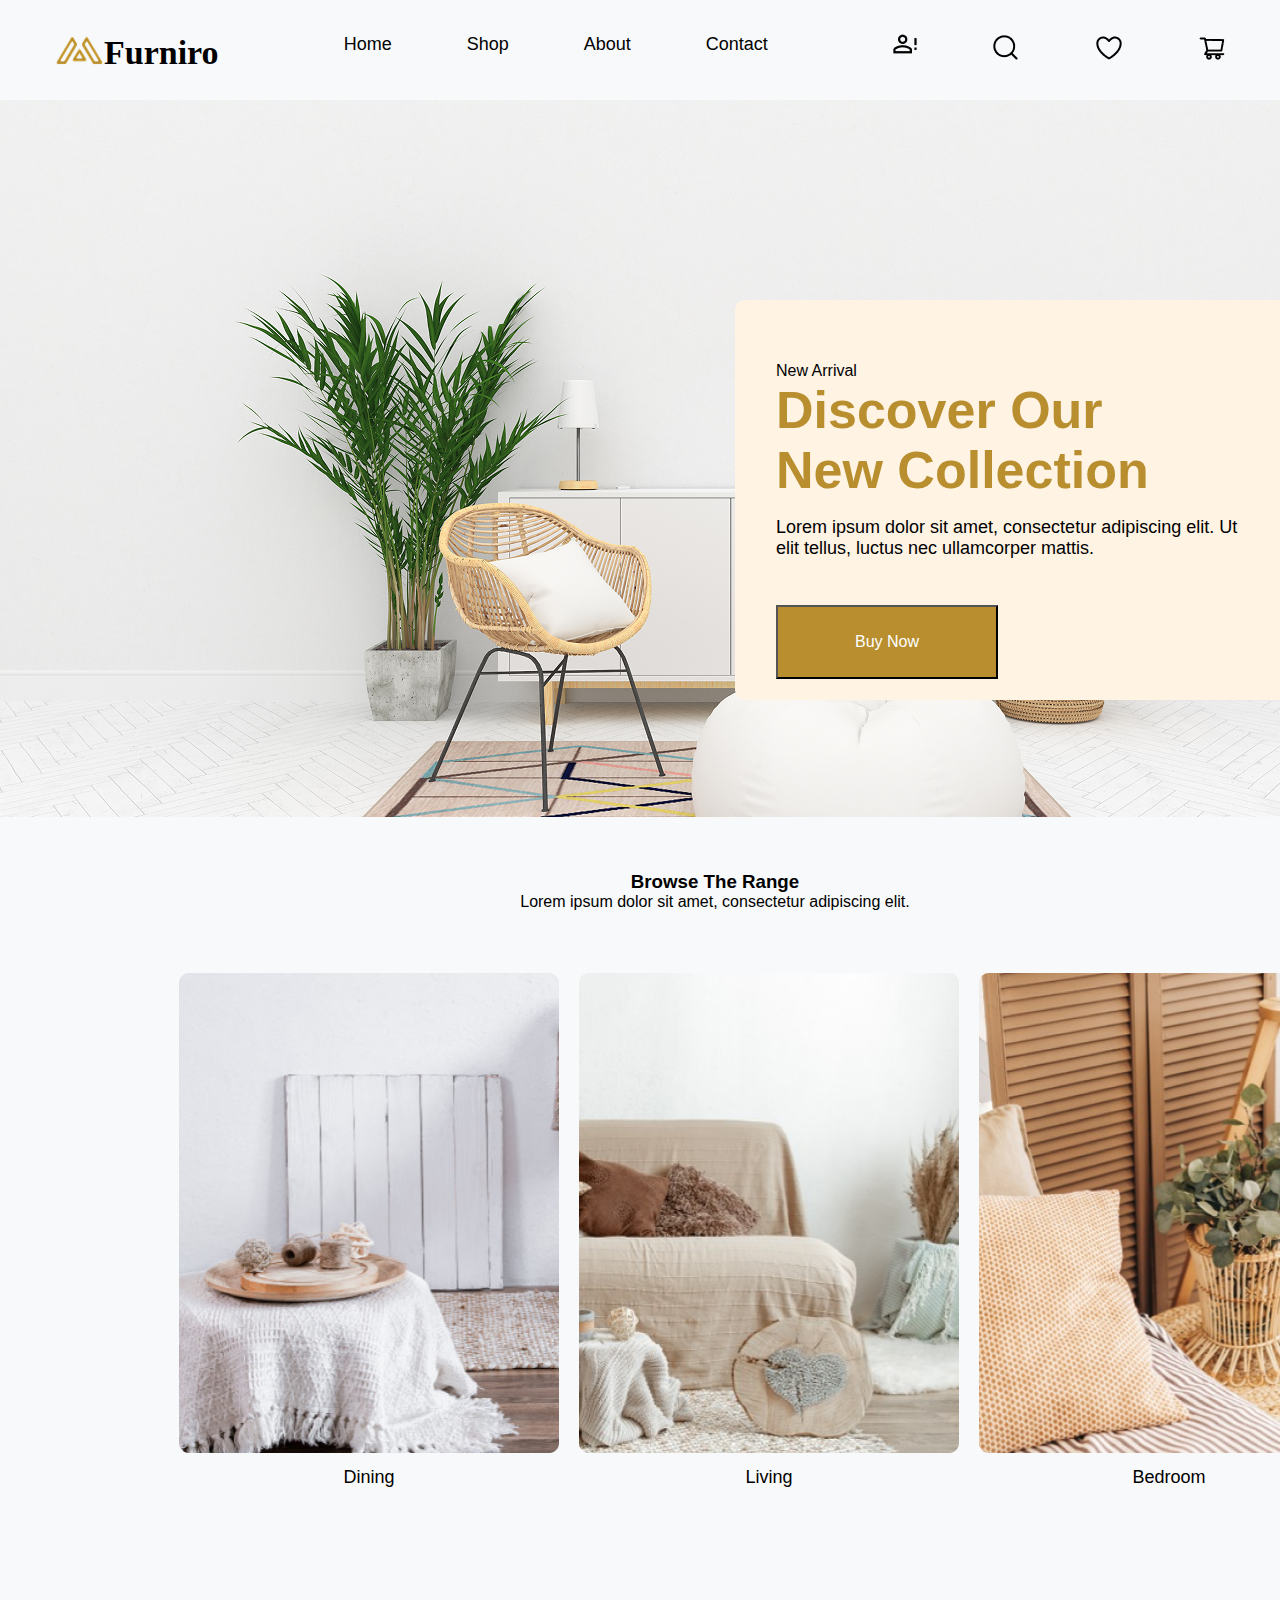
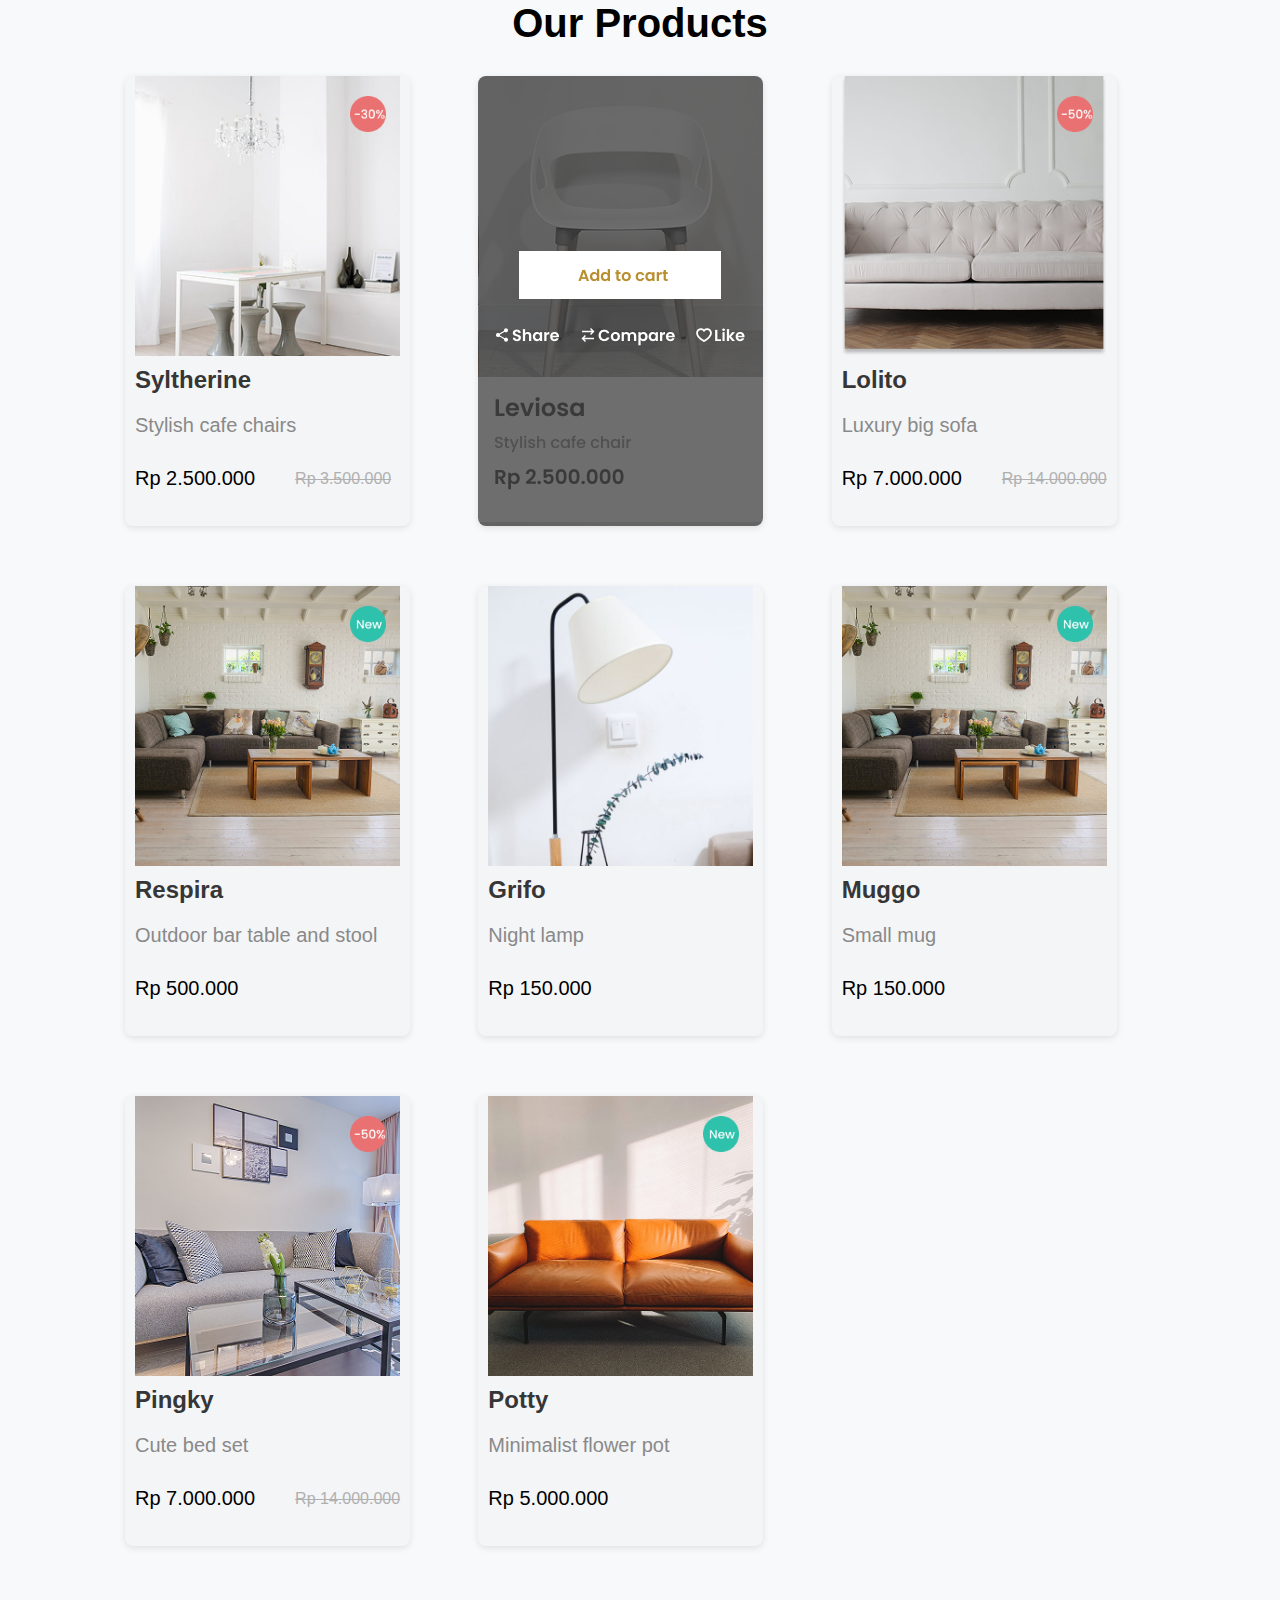
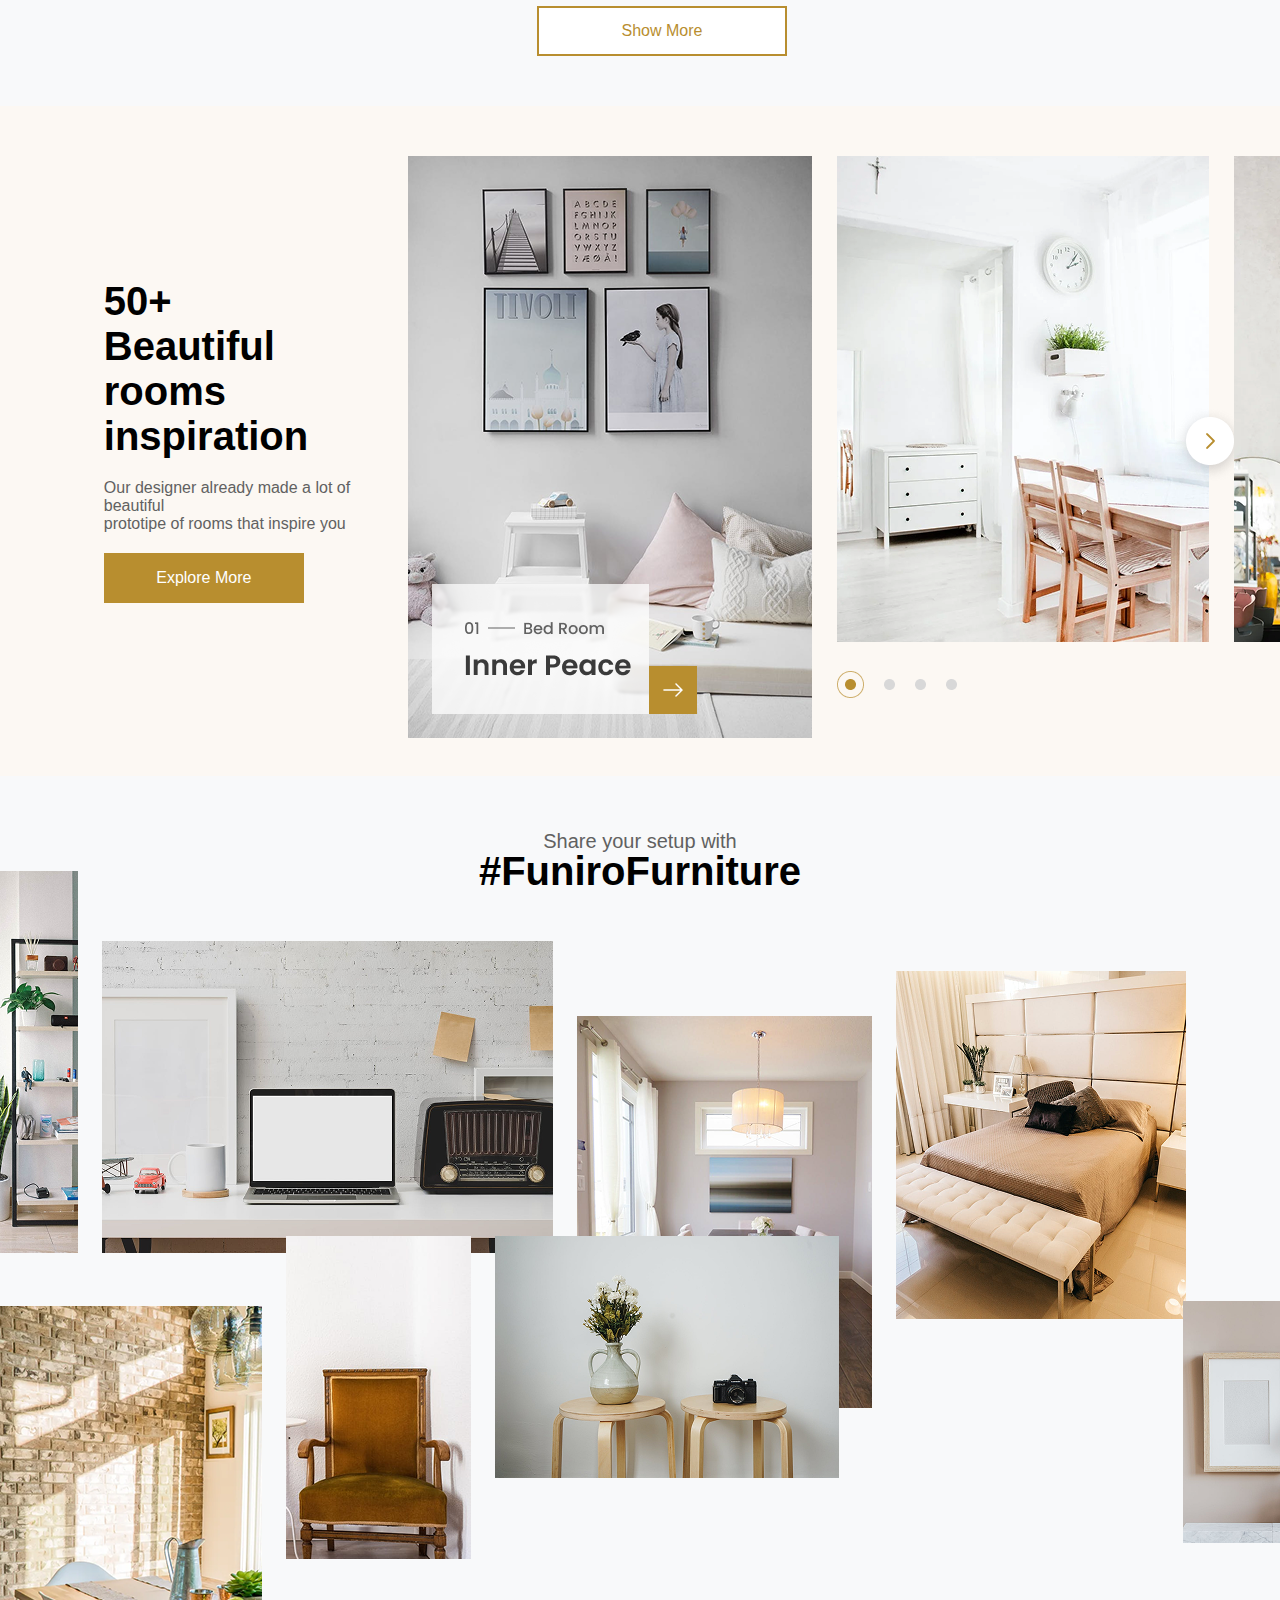
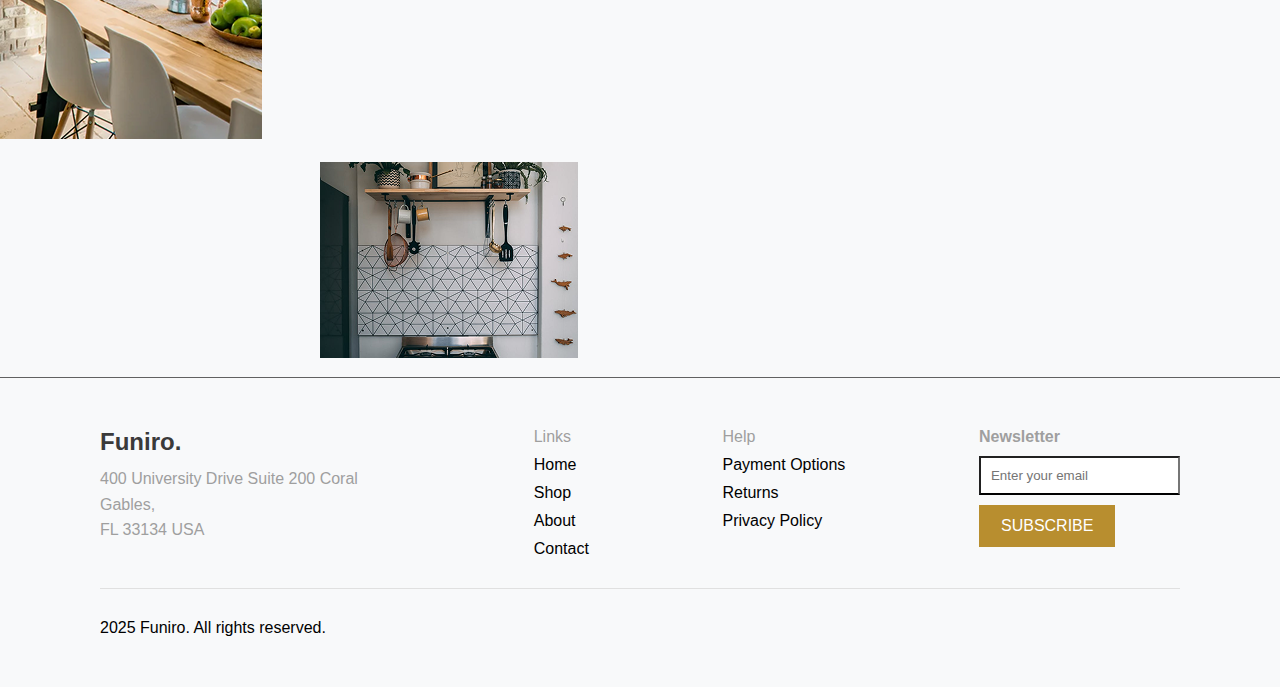
<file: index.html>
<!DOCTYPE html>
<html lang="en">
  <head>
    <meta charset="UTF-8" />
    <meta name="viewport" content="width=device-width, initial-scale=1.0" />
    <title>Furniro</title>
    <link rel="icon" href="logo.png" type="image/x-icon" />
    <link rel="stylesheet" href="style.css" />
    <link rel="preconnect" href="https://fonts.googleapis.com" />
    <link rel="preconnect" href="https://fonts.gstatic.com" crossorigin />
  </head>
  <body class="primary-font">
    <header class="header-container">
      <div class="logo-container">
        <img src="./image/logo.png" alt="Logo" />
        <h2 class="montserrat-font">Furniro</h2>
      </div>
      <div class="navbar">
        <ul>
          <li><a href="index.html">Home</a></li>
          <li><a href="shop.html">Shop</a></li>
          <li><a href="about.html">About</a></li>
          <li><a href="contact.html">Contact</a></li>
        </ul>
      </div>
      <div class="user-options">
        <ul>
          <li>
            <a href="checkout.html"
              ><img src="image/Vector.png" alt="Checkout"
            /></a>
          </li>
          <li><img src="image/akar-icons_search.png" alt="Search" /></li>
          <li><img src="image/akar-icons_heart.png" alt="Loved Iteam" /></li>
          <li>
            <a href="cart.html">
              <img
                src="image/ant-design_shopping-cart-outlined.png"
                alt="Cart"
            /></a>
          </li>
        </ul>
      </div>
    </header>
    <section class="hero-container">
      <img src="image/hero.png" alt="hero image" />
      <div class="hero-box">
        <h3>New Arrival</h3>
        <h1>Discover Our <br />New Collection</h1>
        <p>
          Lorem ipsum dolor sit amet, consectetur adipiscing elit. Ut<br />
          elit tellus, luctus nec ullamcorper mattis.
        </p>
        <button class="btn">Buy Now</button>
      </div>
    </section>
    <section class="range-container">
      <div class="range">
        <h3>Browse The Range</h3>
        <p>Lorem ipsum dolor sit amet, consectetur adipiscing elit.</p>
      </div>
      <div class="decor">
        <div class="decor-item">
          <img src="/image/Dining.png" alt="Dining" />
          <h4>Dining</h4>
        </div>
        <div class="decor-item">
          <img src="/image/Living.png" alt="Living" />
          <h4>Living</h4>
        </div>
        <div class="decor-item">
          <img src="/image/Bedroom.png" alt="Bedroom" />
          <h4>Bedroom</h4>
        </div>
      </div>
    </section>
    <section class="product-container">
      <h3>Our Products</h3>
      <div class="cards">
        <div class="product-card">
          <div class="badge">
            <img src="/image/30percentoff.png" alt="30% Off" />
          </div>
          <div class="product-tumb">
            <img src="/image/card1.png" alt="Syltherine" />
          </div>
          <div class="product-details">
            <h4>Syltherine</h4>
            <p>Stylish cafe chairs</p>
            <div class="product-price">
              <p style="color: black">Rp 2.500.000</p>
              <p style="color: #b0b0b0; font-size: 16px">
                <del>Rp 3.500.000</del>
              </p>
            </div>
          </div>
          <div class="hover-view">
            <a href="SingleProduct.html?id=123" class="add-to-cart-btn"
              >Know More</a
            >
          </div>
        </div>

        <div class="product-card-feat">
          <div class="product-tumb">
            <div class="hover-view">
              <a href="SingleProduct.html?id=123" class="add-to-cart-btn"
                >Know More</a
              >
            </div>
          </div>
        </div>

        <div class="product-card">
          <div class="badge">
            <img src="/image/50percentoff.png" alt="50% Off" />
          </div>
          <div class="product-tumb">
            <img src="/image/card3.png" alt="Lolita" />
          </div>
          <div class="product-details">
            <h4>Lolito</h4>
            <p>Luxury big sofa</p>
            <div class="product-price">
              <p style="color: black">Rp 7.000.000</p>
              <p style="color: #b0b0b0; font-size: 16px">
                <del>Rp 14.000.000</del>
              </p>
            </div>
          </div>
          <div class="hover-view">
            <a href="SingleProduct.html?id=123" class="add-to-cart-btn"
              >Know More</a
            >
          </div>
        </div>

        <div class="product-card">
          <div class="badge">
            <img src="/image/new.png" alt="New" />
          </div>
          <div class="product-tumb">
            <img src="/image/card4.png" alt="Respira" />
          </div>
          <div class="product-details">
            <h4>Respira</h4>
            <p>Outdoor bar table and stool</p>
            <div class="product-price">
              <p style="color: black">Rp 500.000</p>
            </div>
          </div>
          <div class="hover-view">
            <a href="SingleProduct.html?id=123" class="add-to-cart-btn"
              >Know More</a
            >
          </div>
        </div>

        <div class="product-card">
          <div class="product-tumb">
            <img src="/image/card5.png" alt="Grifo" />
          </div>
          <div class="product-details">
            <h4>Grifo</h4>
            <p>Night lamp</p>
            <div class="product-price">
              <p style="color: black">Rp 150.000</p>
            </div>
          </div>
          <div class="hover-view">
            <a href="SingleProduct.html?id=123" class="add-to-cart-btn"
              >Know More</a
            >
          </div>
        </div>

        <div class="product-card">
          <div class="badge">
            <img src="/image/new.png" alt="New" />
          </div>
          <div class="product-tumb">
            <img src="/image/card4.png" alt="Muggo" />
          </div>
          <div class="product-details">
            <h4>Muggo</h4>
            <p>Small mug</p>
            <div class="product-price">
              <p style="color: black">Rp 150.000</p>
            </div>
          </div>
          <div class="hover-view">
            <a href="SingleProduct.html?id=123" class="add-to-cart-btn"
              >Know More</a
            >
          </div>
        </div>

        <div class="product-card">
          <div class="badge">
            <img src="/image/50percentoff.png" alt="50% Off" />
          </div>
          <div class="product-tumb">
            <img src="/image/card7.png" alt="Pingky" />
          </div>
          <div class="product-details">
            <h4>Pingky</h4>
            <p>Cute bed set</p>
            <div class="product-price">
              <p style="color: black">Rp 7.000.000</p>
              <p style="color: #b0b0b0; font-size: 16px">
                <del>Rp 14.000.000</del>
              </p>
            </div>
          </div>
          <div class="hover-view">
            <a href="SingleProduct.html?id=123" class="add-to-cart-btn"
              >Know More</a
            >
          </div>
        </div>

        <div class="product-card">
          <div class="badge">
            <img src="/image/new.png" alt="New" />
          </div>
          <div class="product-tumb">
            <img src="/image/card8.png" alt="Potty" />
          </div>
          <div class="product-details">
            <h4>Potty</h4>
            <p>Minimalist flower pot</p>
            <div class="product-price">
              <p style="color: black">Rp 5.000.000</p>
            </div>
          </div>
          <div class="hover-view">
            <a href="SingleProduct.html?id=123" class="add-to-cart-btn"
              >Know More</a
            >
          </div>
        </div>
      </div>
      <a href="shop.html"><button class="show-more-btn">Show More</button></a>
    </section>
    <section class="room-container">
      <div class="room-info">
        <h3>50+ Beautiful rooms<br />inspiration</h3>
        <p>
          Our designer already made a lot of beautiful<br />prototipe of rooms
          that inspire you
        </p>
        <button class="explore-more-btn">Explore More</button>
      </div>
      <div class="room1">
        <img src="/image/room1.png" alt="Room 1" />
      </div>
      <div class="room2">
        <img src="/image/room2.png" alt="Room 2" />
        <div class="dot-div"><img src="image/dotted.png" alt="" /></div>
        <div class="more-on-right">
          <img src="image/on_right.png" alt="" />
        </div>
      </div>
      <div class="room3">
        <img src="image/room3.png" alt="" />
      </div>
    </section>
    <section class="gallary-container">
      <div class="title-container">
        <p>Share your setup with</p>
        <h3>#FuniroFurniture</h3>
      </div>
      <div class="images">
        <div class="image1">
          <img src="image/image1.png" alt="" />
        </div>
        <div class="image2">
          <img src="image/image2.png" alt="" />
        </div>
        <div class="image3">
          <img src="image/image3.png" alt="" />
        </div>
        <div class="image4">
          <img src="image/image4.png" alt="" />
        </div>
        <div class="image5">
          <img src="image/image5.png" alt="" />
        </div>
        <div class="image6">
          <img src="image/image6.png" alt="" />
        </div>
        <div class="image7">
          <img src="image/image7.png" alt="" />
        </div>
        <div class="image8">
          <img src="image/image8.png" alt="" />
        </div>
        <div class="image9">
          <img src="image/image9.png" alt="" />
        </div>
      </div>

      <!-- 
        Privious code
      <div class="image1">
        
      </div>
      <div class="image2">
        
      </div>
      <div class="image3">
        
      </div>
      <div class="image4">
        
      </div>
      <div class="image5">
        
      </div>
      <div class="image6">
        
      </div>
      <div class="image7">
        
      </div>
      <div class="image8">
        
      </div>
      <div class="image9">
        
      </div> -->
    </section>
    <footer class="footer-container">
      <div class="footer-div">
        <div class="company-address-container">
          <h4>Funiro.</h4>
          <p>
            400 University Drive Suite 200 Coral Gables,<br />
            FL 33134 USA
          </p>
        </div>

        <div class="links-container">
          <ul>
            <li><a href="#" style="color: #9f9f9f">Links</a></li>
            <li><a href="index.html">Home</a></li>
            <li><a href="shop.html">Shop</a></li>
            <li><a href="about.html">About</a></li>
            <li><a href="contact.html">Contact</a></li>
          </ul>
        </div>

        <div class="help-container">
          <ul>
            <li style="color: #9f9f9f">Help</li>
            <li>Payment Options</li>
            <li>Returns</li>
            <li>Privacy Policy</li>
          </ul>
        </div>

        <div class="newsletter-container">
          <h4>Newsletter</h4>
          <input type="email" placeholder="Enter your email" />
          <button class="subscribe-btn">SUBSCRIBE</button>
        </div>
      </div>
      <div class="rights-container">
        <p>2025 Funiro. All rights reserved.</p>
      </div>
    </footer>
  </body>
</html>
</file>
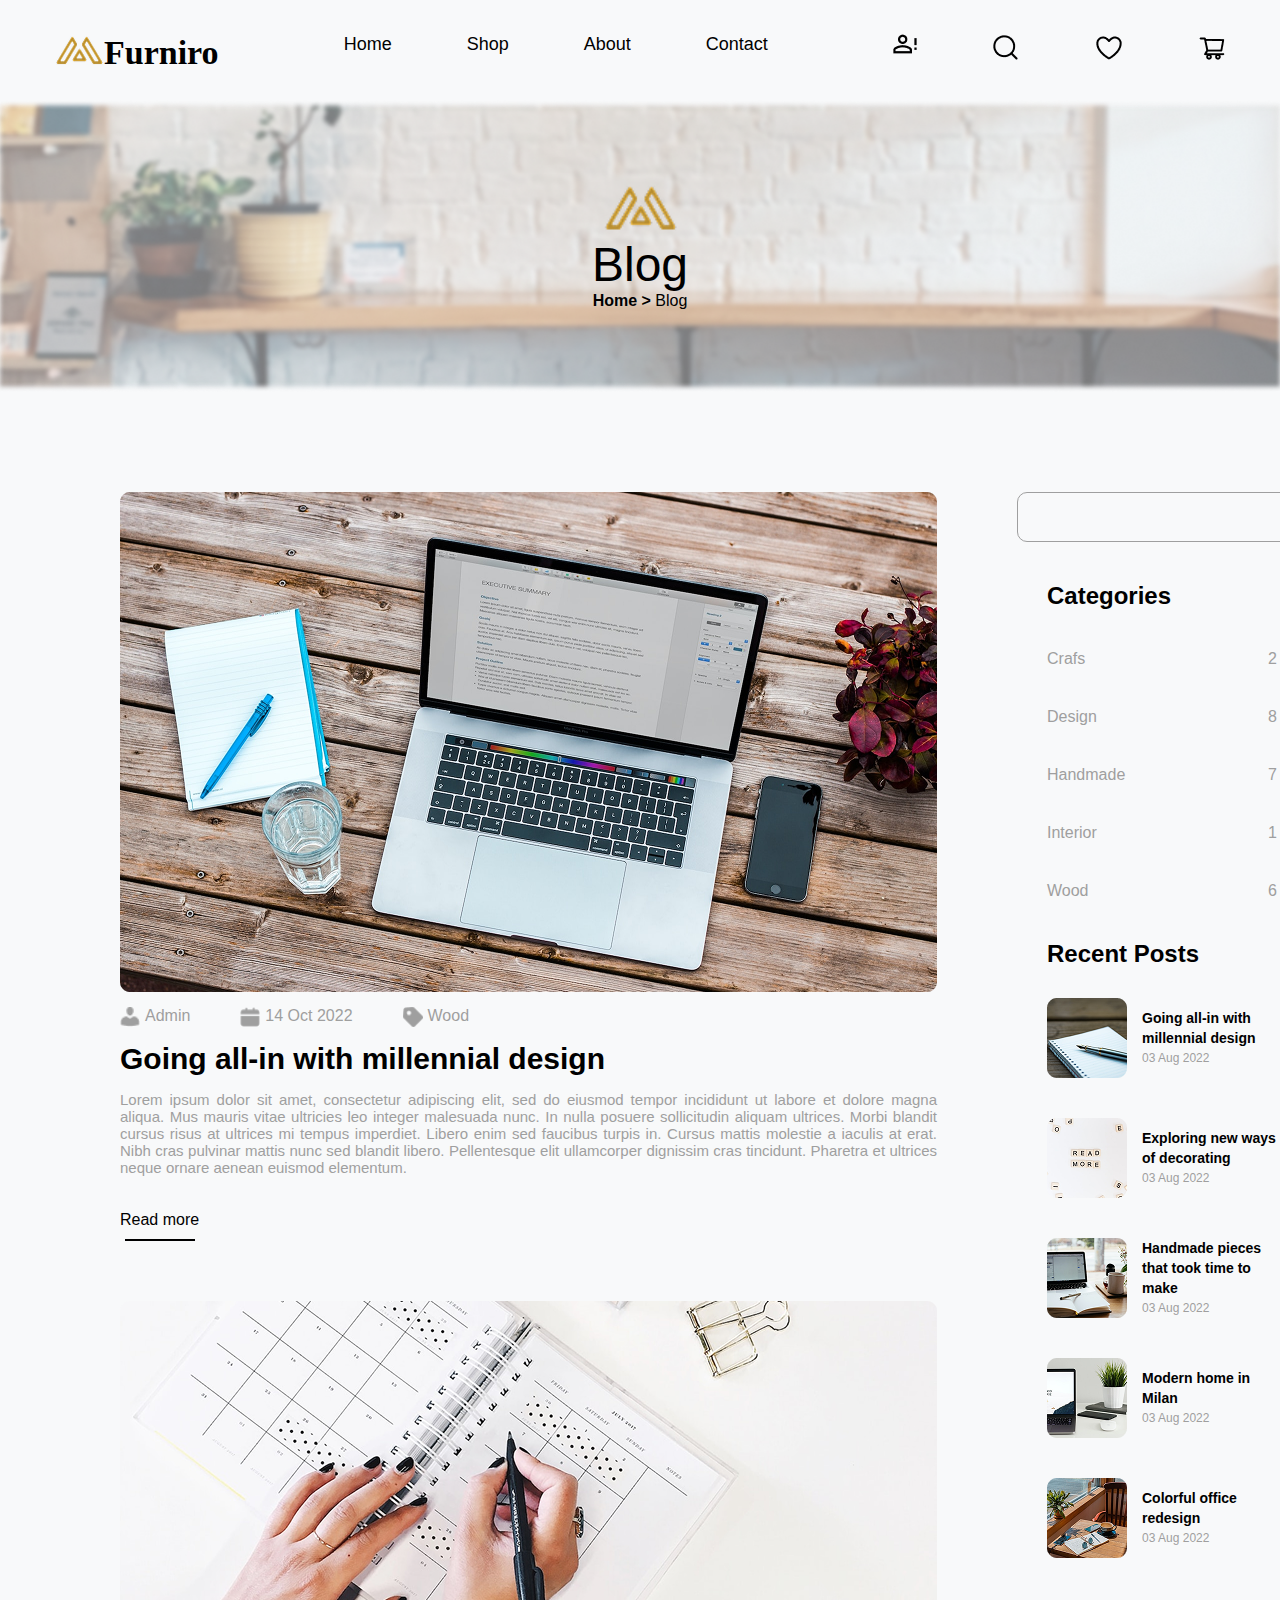
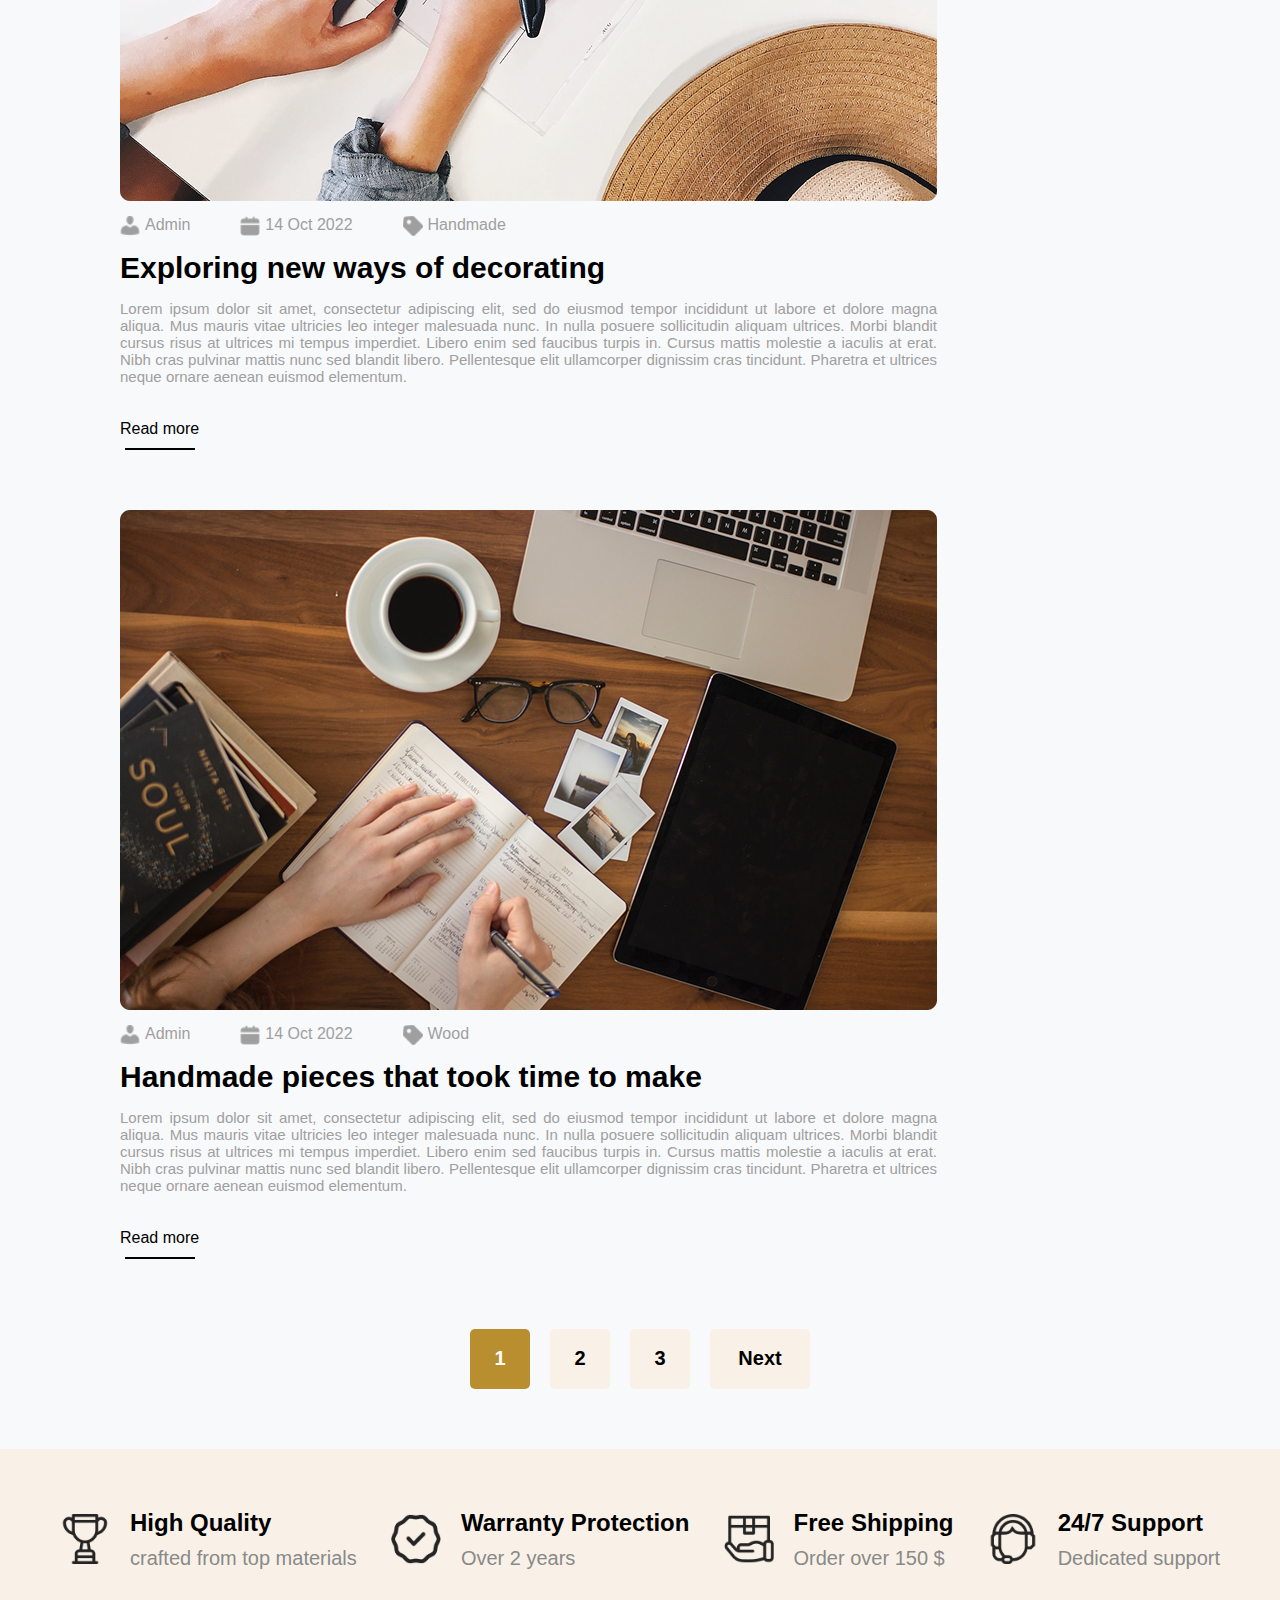
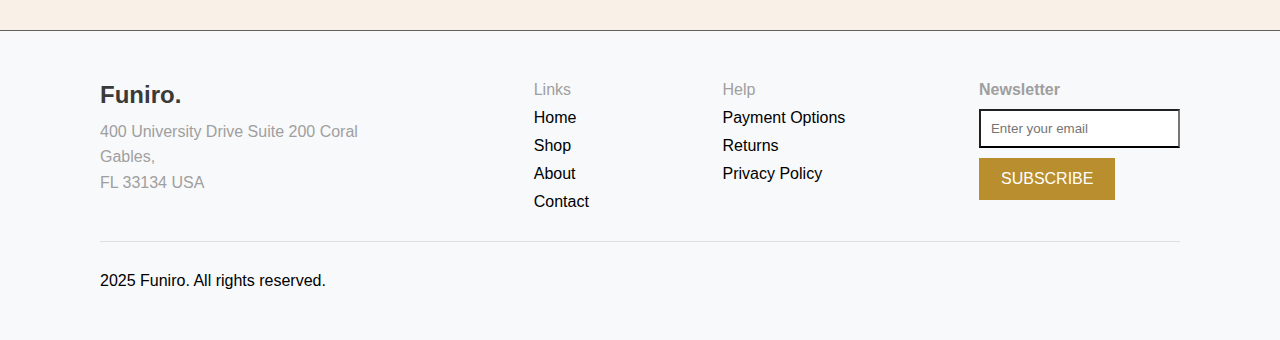
<file: about.html>
<!DOCTYPE html>
<html lang="en">
  <head>
    <meta charset="UTF-8" />
    <meta name="viewport" content="width=device-width, initial-scale=1.0" />
    <title>Furniro</title>
    <link rel="icon" href="logo.png" type="image/x-icon" />
    <link rel="stylesheet" href="style.css" />
    <link rel="preconnect" href="https://fonts.googleapis.com" />
    <link rel="preconnect" href="https://fonts.gstatic.com" crossorigin />
  </head>
  <body class="primary-font">
    <header class="header-container">
      <div class="logo-container">
        <img src="./image/logo.png" alt="Logo" />
        <h2 class="montserrat-font">Furniro</h2>
      </div>
      <div class="navbar">
        <ul>
          <li><a href="index.html">Home</a></li>
          <li><a href="shop.html">Shop</a></li>
          <li><a href="about.html">About</a></li>
          <li><a href="contact.html">Contact</a></li>
        </ul>
      </div>
      <div class="user-options">
        <ul>
          <li>
            <a href="checkout.html"
              ><img src="image/Vector.png" alt="Checkout"
            /></a>
          </li>
          <li><img src="image/akar-icons_search.png" alt="Search" /></li>
          <li><img src="image/akar-icons_heart.png" alt="Loved Iteam" /></li>
          <li>
            <a href="cart.html">
              <img src="image/ant-design_shopping-cart-outlined.png" alt="Cart"
            /></a>
          </li>
        </ul>
      </div>
    </header>
    <section class="banner">
      <img src="image/Banner.png" alt="banner" class="banner-img" />
      <div class="banner-text">
        <img src="image/logo.png" alt="" class="furino-logo" />
        <h2>Blog</h2>
        <p><strong>Home ></strong> <span class="light-text">Blog</span></p>
      </div>
    </section>

    <section class="blog-container">
      <div class="blog-left">
        <div class="blog-card">
          <img src="image/blog_01.png" alt="Blog 1" class="blog-img" />
          <div class="blog-card-logo-container">
            <img src="image/profile_logo.png" alt="" />
            <p>Admin</p>
            <img src="image/job_logo.png" alt="" />
            <p>14 Oct 2022</p>
            <img src="image/tag_logo.png" alt="" />
            <p>Wood</p>
          </div>
          <h3>Going all-in with millennial design</h3>
          <p class="blog-card-text">
            Lorem ipsum dolor sit amet, consectetur adipiscing elit, sed do
            eiusmod tempor incididunt ut labore et dolore magna aliqua. Mus
            mauris vitae ultricies leo integer malesuada nunc. In nulla posuere
            sollicitudin aliquam ultrices. Morbi blandit cursus risus at
            ultrices mi tempus imperdiet. Libero enim sed faucibus turpis in.
            Cursus mattis molestie a iaculis at erat. Nibh cras pulvinar mattis
            nunc sed blandit libero. Pellentesque elit ullamcorper dignissim
            cras tincidunt. Pharetra et ultrices neque ornare aenean euismod
            elementum.
          </p>
          <p class="read-more-text">Read more</p>
          <div class="read-more-line"></div>
        </div>
        <div class="blog-card">
          <img src="image/blog_02.png" alt="Blog 1" class="blog-img" />
          <div class="blog-card-logo-container">
            <img src="image/profile_logo.png" alt="" />
            <p>Admin</p>
            <img src="image/job_logo.png" alt="" />
            <p>14 Oct 2022</p>
            <img src="image/tag_logo.png" alt="" />
            <p>Handmade</p>
          </div>
          <h3>Exploring new ways of decorating</h3>
          <p class="blog-card-text">
            Lorem ipsum dolor sit amet, consectetur adipiscing elit, sed do
            eiusmod tempor incididunt ut labore et dolore magna aliqua. Mus
            mauris vitae ultricies leo integer malesuada nunc. In nulla posuere
            sollicitudin aliquam ultrices. Morbi blandit cursus risus at
            ultrices mi tempus imperdiet. Libero enim sed faucibus turpis in.
            Cursus mattis molestie a iaculis at erat. Nibh cras pulvinar mattis
            nunc sed blandit libero. Pellentesque elit ullamcorper dignissim
            cras tincidunt. Pharetra et ultrices neque ornare aenean euismod
            elementum.
          </p>
          <p class="read-more-text">Read more</p>
          <div class="read-more-line"></div>
        </div>
        <div class="blog-card">
          <img src="image/blog_03.png" alt="Blog 3" class="blog-img" />
          <div class="blog-card-logo-container">
            <img src="image/profile_logo.png" alt="" />
            <p>Admin</p>
            <img src="image/job_logo.png" alt="" />
            <p>14 Oct 2022</p>
            <img src="image/tag_logo.png" alt="" />
            <p>Wood</p>
          </div>
          <h3>Handmade pieces that took time to make</h3>
          <p class="blog-card-text">
            Lorem ipsum dolor sit amet, consectetur adipiscing elit, sed do
            eiusmod tempor incididunt ut labore et dolore magna aliqua. Mus
            mauris vitae ultricies leo integer malesuada nunc. In nulla posuere
            sollicitudin aliquam ultrices. Morbi blandit cursus risus at
            ultrices mi tempus imperdiet. Libero enim sed faucibus turpis in.
            Cursus mattis molestie a iaculis at erat. Nibh cras pulvinar mattis
            nunc sed blandit libero. Pellentesque elit ullamcorper dignissim
            cras tincidunt. Pharetra et ultrices neque ornare aenean euismod
            elementum.
          </p>
          <p class="read-more-text">Read more</p>
          <div class="read-more-line"></div>
        </div>
      </div>
      <div class="blog-right">
        <div class="blog-search">
          <img src="image/akar-icons_search.png" alt="" />
        </div>
        <div class="category-container">
          <h3>Categories</h3>
          <div class="category">
            <p>Crafs</p>
            <p>2</p>
          </div>
          <div class="category">
            <p>Design</p>
            <p>8</p>
          </div>
          <div class="category">
            <p>Handmade</p>
            <p>7</p>
          </div>
          <div class="category">
            <p>Interior</p>
            <p>1</p>
          </div>
          <div class="category">
            <p>Wood</p>
            <p>6</p>
          </div>
        </div>
        <div class="recent-post-container">
          <h3>Recent Posts</h3>
          <div class="recent-post">
            <img src="image/post_01.png" alt="" />
            <div class="recent-post-detail">
              <h4>Going all-in with millennial design</h4>
              <p>03 Aug 2022</p>
            </div>
          </div>
          <div class="recent-post">
            <img src="image/post_02.png" alt="" />
            <div class="recent-post-detail">
              <h4>Exploring new ways of decorating</h4>
              <p>03 Aug 2022</p>
            </div>
          </div>
          <div class="recent-post">
            <img src="image/post_03.png" alt="" />
            <div class="recent-post-detail">
              <h4>Handmade pieces that took time to make</h4>
              <p>03 Aug 2022</p>
            </div>
          </div>
          <div class="recent-post">
            <img src="image/post_04.png" alt="" />
            <div class="recent-post-detail">
              <h4>Modern home in Milan</h4>
              <p>03 Aug 2022</p>
            </div>
          </div>
          <div class="recent-post">
            <img src="image/post_05.png" alt="" />
            <div class="recent-post-detail">
              <h4>Colorful office redesign</h4>
              <p>03 Aug 2022</p>
            </div>
          </div>
        </div>
      </div>
    </section>
    <div class="blog-page-number">
      <div class="num">
        <p>1</p>
      </div>
      <div class="num">
        <p>2</p>
      </div>
      <div class="num">
        <p>3</p>
      </div>
      <div class="num">
        <p>Next</p>
      </div>
    </div>
    <section class="we-provide-container">
      <div class="provide">
        <img src="image/trophy.png" alt="Trophy" />
        <div class="provide-detail">
          <h3>High Quality</h3>
          <p>crafted from top materials</p>
        </div>
      </div>
      <div class="provide">
        <img src="image/guarantee.png" alt="Warranty" />
        <div class="provide-detail">
          <h3>Warranty Protection</h3>
          <p>Over 2 years</p>
        </div>
      </div>
      <div class="provide">
        <img src="image/shipping.png" alt="Free Shipping" />
        <div class="provide-detail">
          <h3>Free Shipping</h3>
          <p>Order over 150 $</p>
        </div>
      </div>
      <div class="provide">
        <img src="image/customer-support.png" alt="24/7 Support" />
        <div class="provide-detail">
          <h3>24/7 Support</h3>
          <p>Dedicated support</p>
        </div>
      </div>
    </section>
    <footer class="footer-container">
      <div class="footer-div">
        <div class="company-address-container">
          <h4>Funiro.</h4>
          <p>
            400 University Drive Suite 200 Coral Gables,<br />
            FL 33134 USA
          </p>
        </div>

        <div class="links-container">
          <ul>
            <li><a href="#" style="color: #9f9f9f">Links</a></li>
            <li><a href="index.html">Home</a></li>
            <li><a href="shop.html">Shop</a></li>
            <li><a href="about.html">About</a></li>
            <li><a href="contact.html">Contact</a></li>
          </ul>
        </div>

        <div class="help-container">
          <ul>
            <li style="color: #9f9f9f">Help</li>
            <li>Payment Options</li>
            <li>Returns</li>
            <li>Privacy Policy</li>
          </ul>
        </div>

        <div class="newsletter-container">
          <h4>Newsletter</h4>
          <input type="email" placeholder="Enter your email" />
          <button class="subscribe-btn">SUBSCRIBE</button>
        </div>
      </div>
      <div class="rights-container">
        <p>2025 Funiro. All rights reserved.</p>
      </div>
    </footer>
  </body>
</html>
</file>
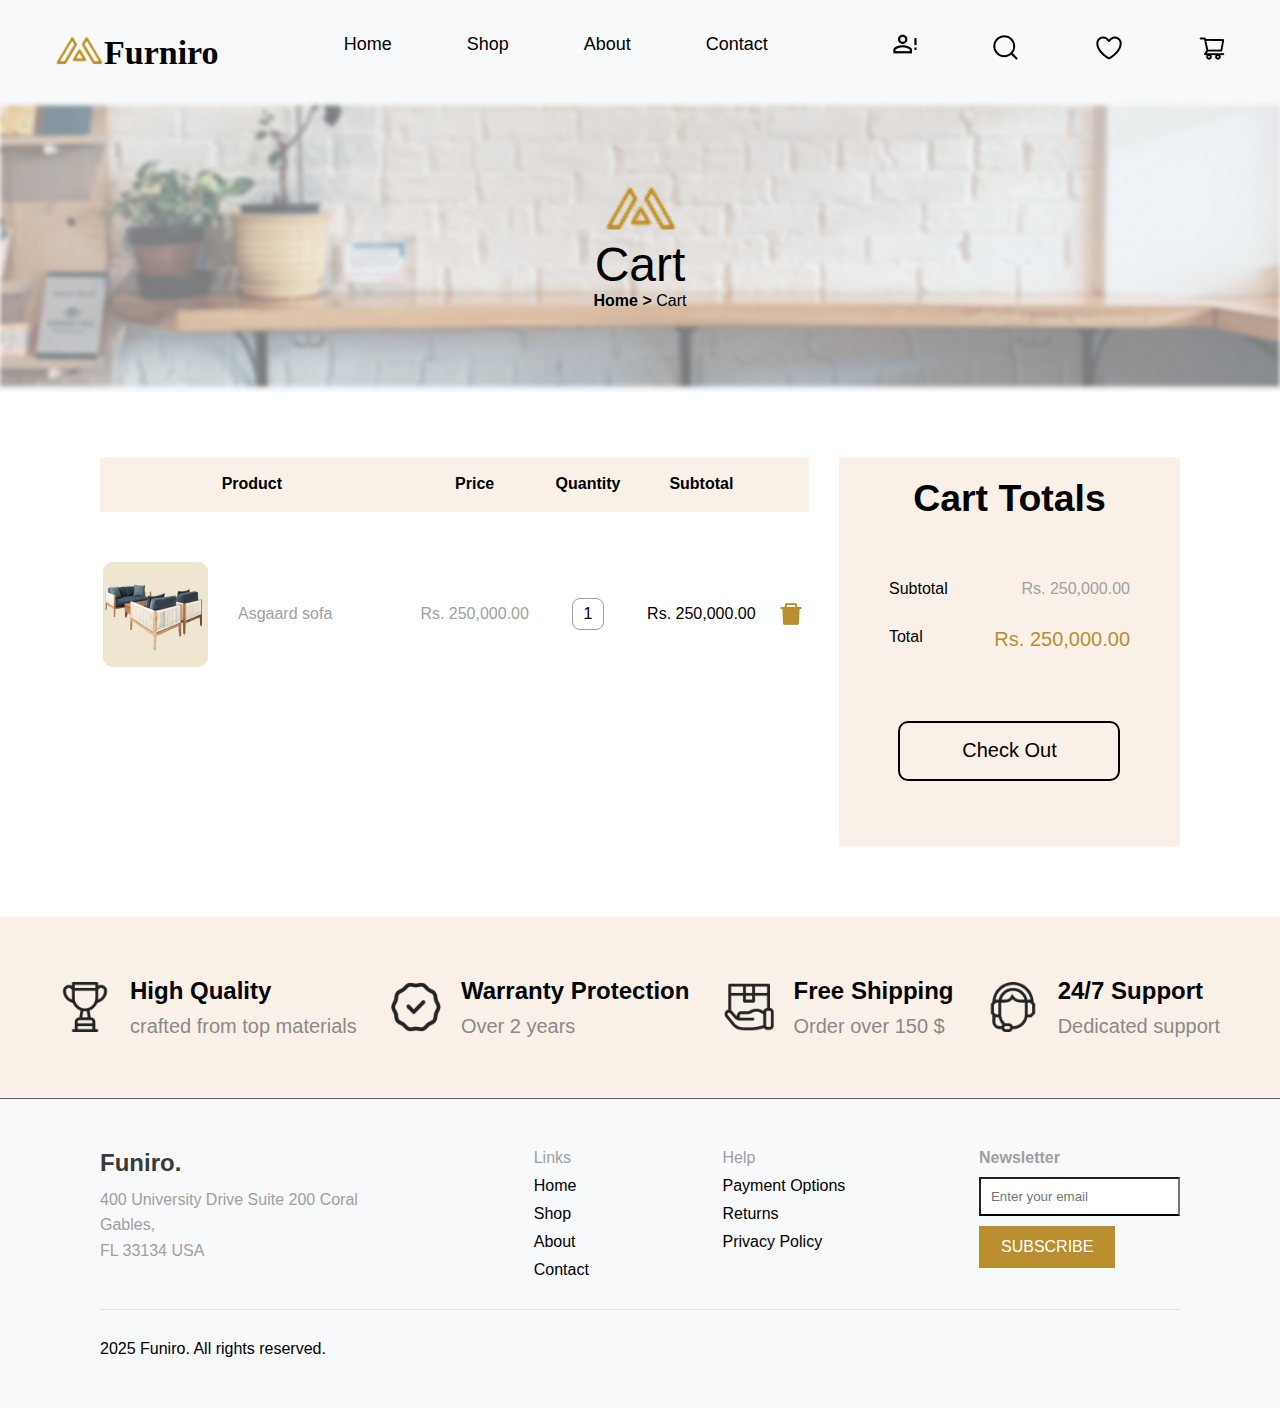
<file: cart.html>
<!DOCTYPE html>
<html lang="en">
  <head>
    <meta charset="UTF-8" />
    <meta name="viewport" content="width=device-width, initial-scale=1.0" />
    <title>Furniro</title>
    <link rel="icon" href="logo.png" type="image/x-icon" />
    <link rel="stylesheet" href="style.css" />
    <link rel="preconnect" href="https://fonts.googleapis.com" />
    <link rel="preconnect" href="https://fonts.gstatic.com" crossorigin />
  </head>
  <body class="primary-font">
    <header class="header-container">
        <div class="logo-container">
          <img src="./image/logo.png" alt="Logo" />
          <h2 class="montserrat-font">Furniro</h2>
        </div>
        <div class="navbar">
          <ul>
            <li><a href="index.html">Home</a></li>
            <li><a href="shop.html">Shop</a></li>
            <li><a href="about.html">About</a></li>
            <li><a href="contact.html">Contact</a></li>
          </ul>
        </div>
        <div class="user-options">
          <ul>
            <li>
              <a href="checkout.html"
                ><img src="image/Vector.png" alt="Checkout"
              /></a>
            </li>
            <li><img src="image/akar-icons_search.png" alt="Search" /></li>
            <li><img src="image/akar-icons_heart.png" alt="Loved Iteam" /></li>
            <li>
              <a href="cart.html">
                <img
                  src="image/ant-design_shopping-cart-outlined.png"
                  alt="Cart"
              /></a>
            </li>
          </ul>
        </div>
    </header>
    <section class="banner">
      <img src="image/Banner.png" alt="banner" class="banner-img" />
      <div class="banner-text">
        <img src="image/logo.png" alt="" class="furino-logo"/>
        <h2>Cart</h2>
        <p>
          <strong>Home ></strong> <span class="light-text">Cart</span>
        </p>
      </div>
    </section>
    <section class="cart-item-container">
      <div class="cart-item-left-part">
        <table>
          <tr class="cart-item-header">
            <th>Product</th>
            <th>Price</th>
            <th>Quantity</th>
            <th>Subtotal</th>
            <th></th>
          </tr>
          <tr>
            <td class="table-product">
              <img src="image/sofa_logo.png" alt="">
              <p>Asgaard sofa</p>
            </td>
            <td class="table-price">
              <p>Rs. 250,000.00</p>
            </td>
            <td class="table-quantity">
              <p>1</p>
            </td>
            <td class="table-subtotal">
              <p>Rs. 250,000.00</p>
            </td>
            <td class="table-delete">
              <img src="image/delete_icon.png" alt="">
            </td>
          </tr>
        </table>
      </div>
      <div class="cart-item-right-part">
        <div class="cart-item-right-part-heading">
          <h3>Cart Totals</h3>
        </div>
        <div class="cart-item-right-part-subtotal">
          <p>Subtotal</p>
          <p style="color: #9F9F9F;">Rs. 250,000.00</p>
        </div>
        <div class="cart-item-right-part-total">
          <p>Total</p>
          <p style="color: #B88E2F; font-size: 20px;">Rs. 250,000.00</p>
        </div>
        <a href="checkout.html" class="checkout-btn-link">
          <button class="checkout-btn">Check Out</button>
        </a>
      </div>
    </section>
    <section class="we-provide-container">
        <div class="provide">
          <img src="image/trophy.png" alt="Trophy">
          <div class="provide-detail">
            <h3>High Quality</h3>
            <p>crafted from top materials</p>
          </div>
        </div>
        <div class="provide">
          <img src="image/guarantee.png" alt="Warranty">
          <div class="provide-detail">
            <h3>Warranty Protection</h3>
            <p>Over 2 years</p>
          </div>
        </div>
        <div class="provide">
          <img src="image/shipping.png" alt="Free Shipping">
          <div class="provide-detail">
            <h3>Free Shipping</h3>
            <p>Order over 150 $</p>
          </div>
        </div>
        <div class="provide">
          <img src="image/customer-support.png" alt="24/7 Support">
          <div class="provide-detail">
            <h3>24/7 Support</h3>
            <p>Dedicated support</p>
          </div>
        </div>
    </section>
    <footer class="footer-container">
        <div class="footer-div">
          <div class="company-address-container">
            <h4>Funiro.</h4>
            <p>
              400 University Drive Suite 200 Coral Gables,<br />
              FL 33134 USA
            </p>
          </div>
  
          <div class="links-container">
            <ul>
              <li><a href="#" style="color: #9f9f9f">Links</a></li>
              <li><a href="index.html">Home</a></li>
              <li><a href="shop.html">Shop</a></li>
              <li><a href="about.html">About</a></li>
              <li><a href="contact.html">Contact</a></li>
            </ul>
          </div>
  
          <div class="help-container">
            <ul>
              <li style="color: #9f9f9f">Help</li>
              <li>Payment Options</li>
              <li>Returns</li>
              <li>Privacy Policy</li>
            </ul>
          </div>
  
          <div class="newsletter-container">
            <h4>Newsletter</h4>
            <input type="email" placeholder="Enter your email" />
            <button class="subscribe-btn">SUBSCRIBE</button>
          </div>
        </div>
        <div class="rights-container">
          <p>2025 Funiro. All rights reserved.</p>
        </div>
    </footer>
  </body>
</html>
</file>
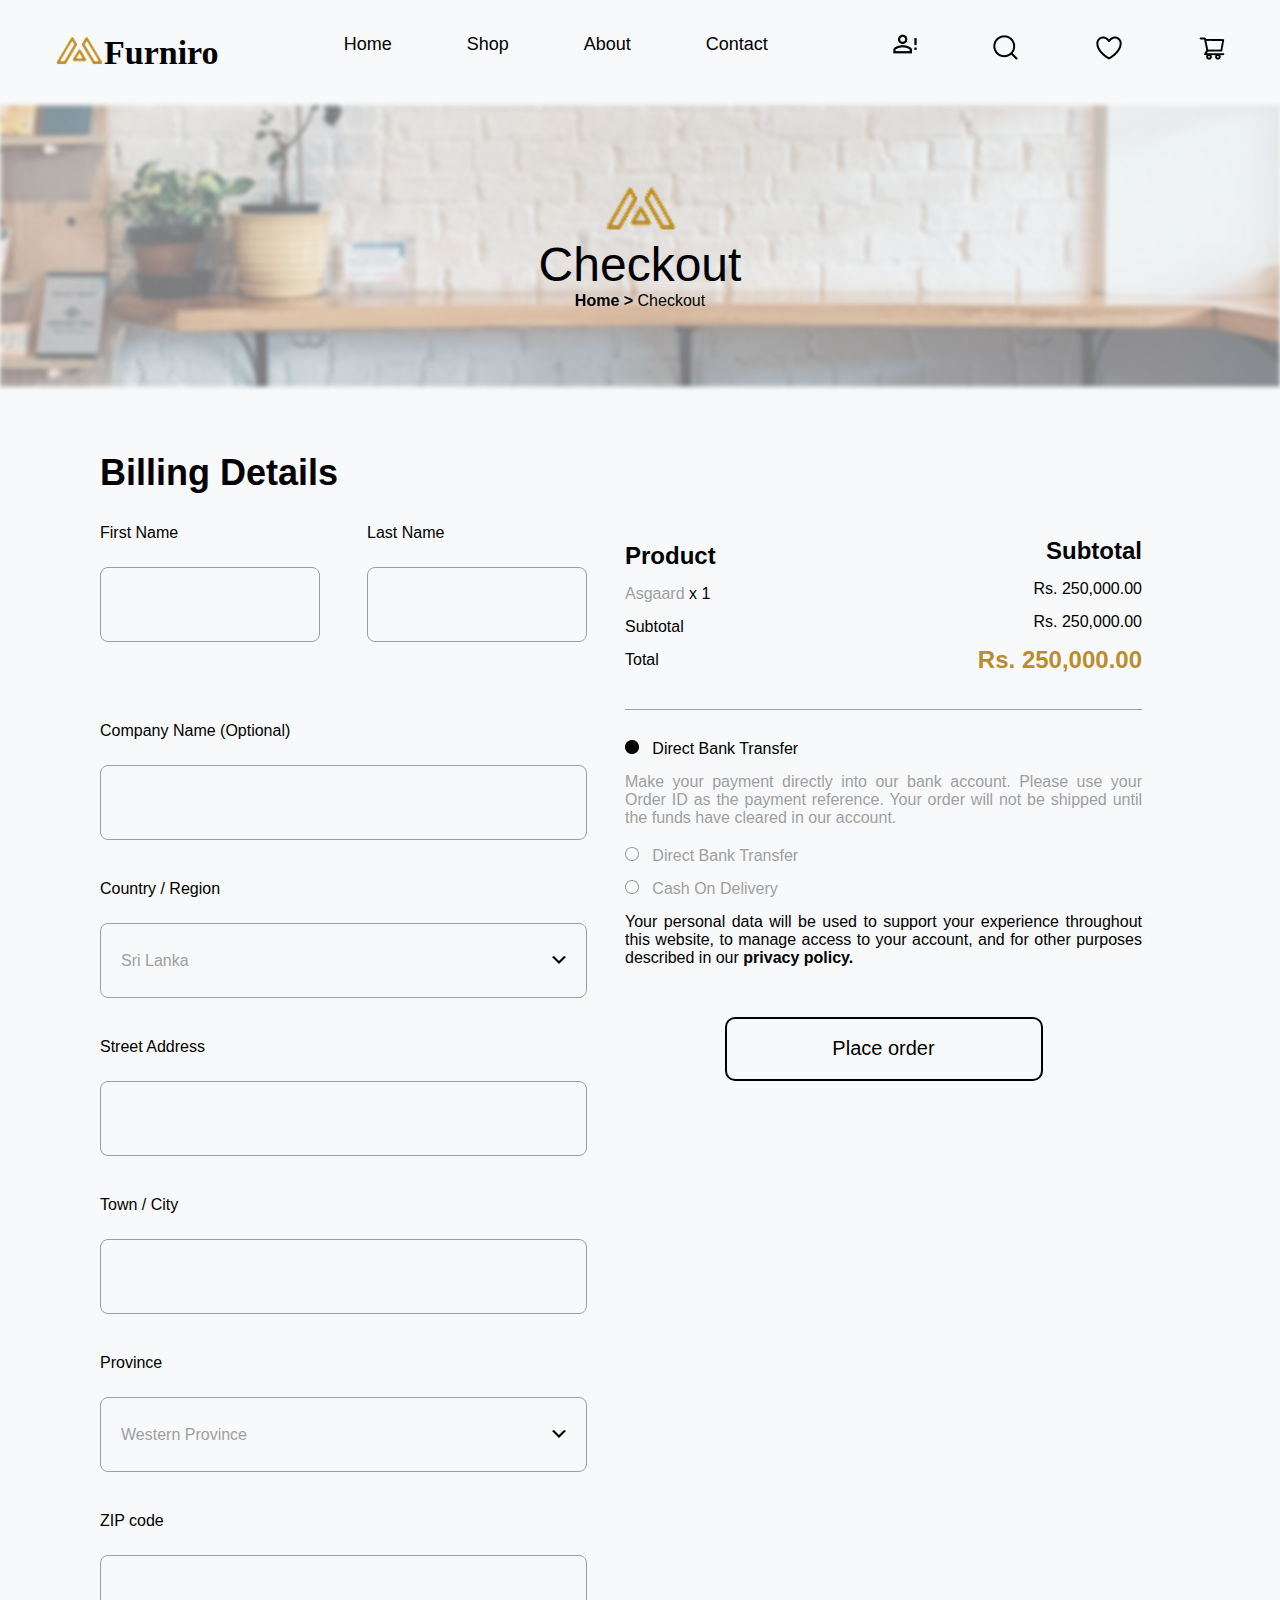
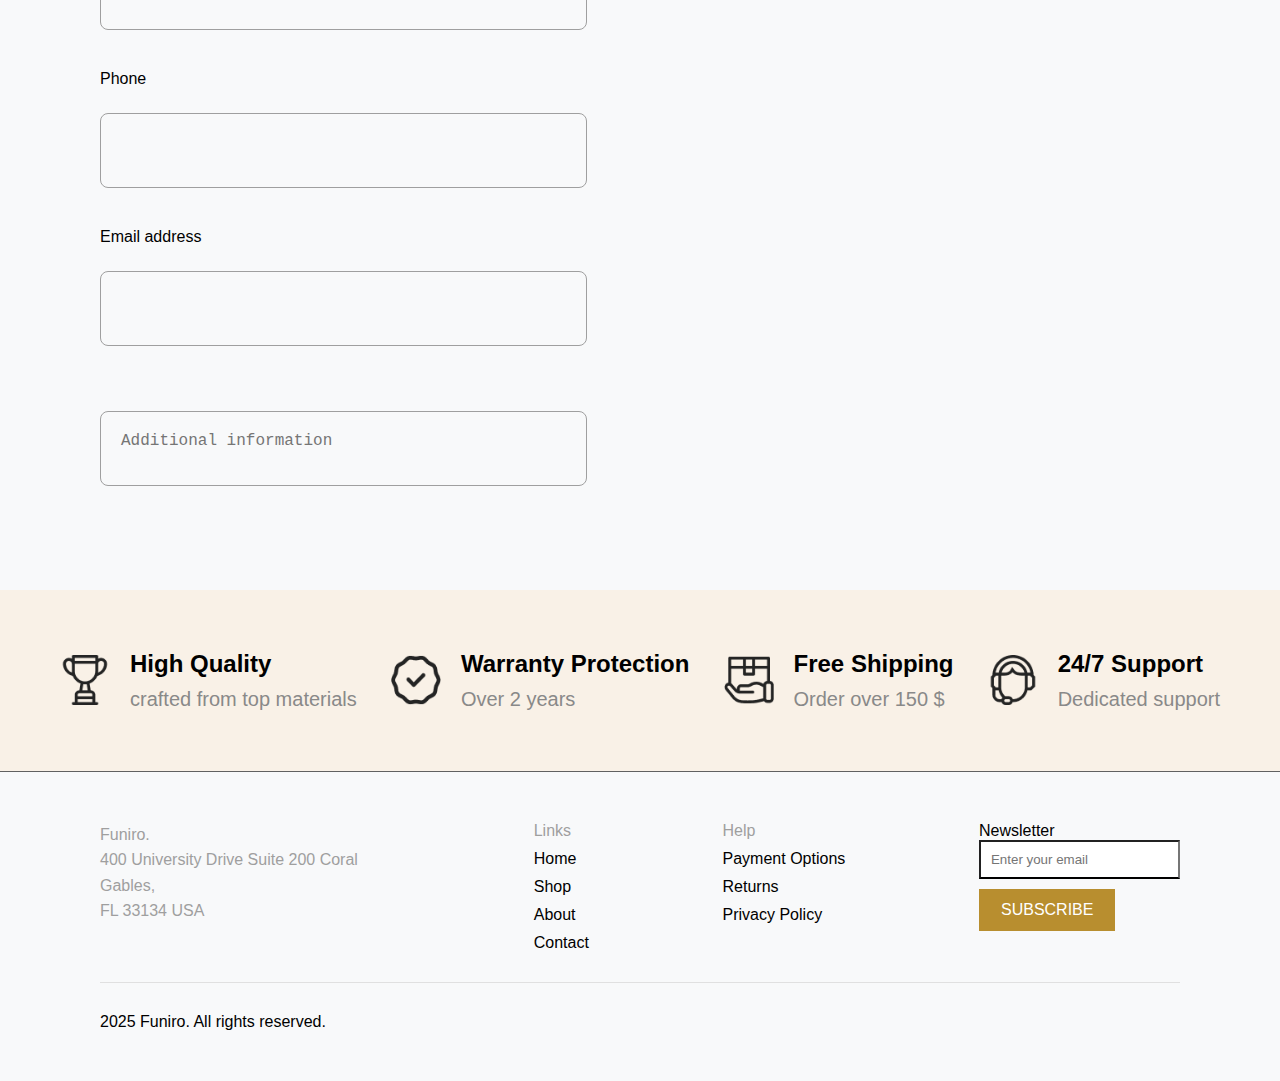
<file: checkout.html>
<!DOCTYPE html>
<html lang="en">
  <head>
    <meta charset="UTF-8" />
    <meta name="viewport" content="width=device-width, initial-scale=1.0" />
    <title>Furniro</title>
    <link rel="icon" href="logo.png" type="image/x-icon" />
    <link rel="stylesheet" href="style.css" />
    <link rel="preconnect" href="https://fonts.googleapis.com" />
    <link rel="preconnect" href="https://fonts.gstatic.com" crossorigin />
  </head>
  <body class="primary-font">
    <header class="header-container">
      <div class="logo-container">
        <img src="./image/logo.png" alt="Logo" />
        <h2 class="montserrat-font">Furniro</h2>
      </div>
      <div class="navbar">
        <ul>
          <li><a href="index.html">Home</a></li>
          <li><a href="shop.html">Shop</a></li>
          <li><a href="about.html">About</a></li>
          <li><a href="contact.html">Contact</a></li>
        </ul>
      </div>
      <div class="user-options">
        <ul>
          <li>
            <a href="checkout.html"
              ><img src="image/Vector.png" alt="Checkout"
            /></a>
          </li>
          <li><img src="image/akar-icons_search.png" alt="Search" /></li>
          <li><img src="image/akar-icons_heart.png" alt="Loved Iteam" /></li>
          <li>
            <a href="cart.html">
              <img src="image/ant-design_shopping-cart-outlined.png" alt="Cart"
            /></a>
          </li>
        </ul>
      </div>
    </header>
    <section class="banner">
      <img src="image/Banner.png" alt="banner" class="banner-img" />
      <div class="banner-text">
        <img src="image/logo.png" alt="" class="furino-logo" />
        <h2>Checkout</h2>
        <p><strong>Home ></strong> <span class="light-text">Checkout</span></p>
      </div>
    </section>

    <section class="billing-container">
      <div class="billing-left-part">
        <h2>Billing Details</h2>
        <form id="billing-form">
          <div class="biller-name-div">
            <div class="first-name-box">
              <p>First Name</p>
              <input type="text" class="form-input name-input" required>
            </div>
            <div class="last-name-box">
              <p>Last Name</p>
              <input type="text" class="form-input name-input" required>
            </div>
          </div>
          <div class="detail-box">
            <p>Company Name (Optional)</p>
            <input type="text" class="form-input">
          </div>
          <div class="detail-box">
            <p>Country / Region</p>
            <select class="form-input select-input">
              <option value="Sri Lanka">Sri Lanka</option>
              <option value="Bangladesh">Bangladesh</option>
              <option value="Pakistan">Pakistan</option>
              <option value="USA">USA</option>
            </select>
          </div>
          <div class="detail-box">
            <p>Street Address</p>
            <input type="text" class="form-input" required>
          </div>
          <div class="detail-box">
            <p>Town / City</p>
            <input type="text" class="form-input" required>
          </div>
          <div class="detail-box">
            <p>Province</p>
            <select class="form-input select-input">
              <option value="Western Province">Western Province</option>
              <option value="Central Province">Central Province</option>
              <option value="Eastern Province">Eastern Province</option>
            </select>
          </div>
          <div class="detail-box">
            <p>ZIP code</p>
            <input type="text" class="form-input" required>
          </div>
          <div class="detail-box">
            <p>Phone</p>
            <input type="tel" class="form-input" required>
          </div>
          <div class="detail-box">
            <p>Email address</p>
            <input type="email" class="form-input" required>
          </div>
          <div class="detail-box">
            <p></p>
            <textarea class="form-input text-area" placeholder="Additional information"></textarea>
          </div>
        </form>
      </div>
      <div class="billing-right-part">
        <div class="billing-right-upper-part">
          <div class="billing-right-upper-product">
            <h3>Product</h3>
            <div class="sofa-quantity-div">
              <p style="color: #9f9f9f">Asgaard&nbsp;</p>
              <p>x 1</p>
            </div>
            <p>Subtotal</p>
            <p>Total</p>
          </div>
          <div class="billing-right-upper-subtotal">
            <h3>Subtotal</h3>
            <p>Rs. 250,000.00</p>
            <p>Rs. 250,000.00</p>
            <p style="color: #b88e2f; font-size: 24px; font-weight: 700">
              Rs. 250,000.00
            </p>
          </div>
        </div>
        <div class="billing-right-bottom-part">
          <span><img src="image/disk.png" alt="" />&nbsp;&nbsp;&nbsp;Direct Bank Transfer</span>
          <p style="color: #9f9f9f;">
            Make your payment directly into our bank account. Please use your
            Order ID as the payment reference. Your order will not be shipped
            until the funds have cleared in our account.
          </p>
          <span style="color: #9f9f9f;"><img src="image/circle.png" alt="" />&nbsp;&nbsp;&nbsp;Direct Bank Transfer</span>
          <span style="color: #9f9f9f;"><img src="image/circle.png" alt="" />&nbsp;&nbsp;&nbsp;Cash On Delivery</span>
          <p>
            Your personal data will be used to support your experience
            throughout this website, to manage access to your account, and for
            other purposes described in our <b>privacy policy.</b>
          </p>
          <button class="place-order-btn">Place order</button>
        </div>
      </div>
    </section>

    <section class="we-provide-container">
      <div class="provide">
        <img src="image/trophy.png" alt="Trophy" />
        <div class="provide-detail">
          <h3>High Quality</h3>
          <p>crafted from top materials</p>
        </div>
      </div>
      <div class="provide">
        <img src="image/guarantee.png" alt="Warranty" />
        <div class="provide-detail">
          <h3>Warranty Protection</h3>
          <p>Over 2 years</p>
        </div>
      </div>
      <div class="provide">
        <img src="image/shipping.png" alt="Free Shipping" />
        <div class="provide-detail">
          <h3>Free Shipping</h3>
          <p>Order over 150 $</p>
        </div>
      </div>
      <div class="provide">
        <img src="image/customer-support.png" alt="24/7 Support" />
        <div class="provide-detail">
          <h3>24/7 Support</h3>
          <p>Dedicated support</p>
        </div>
      </div>
    </section>
    <footer class="footer-container">
      <div class="footer-div">
        <div class="company-address-container">
          <p>Funiro.</p>
          <p>
            400 University Drive Suite 200 Coral Gables,<br />
            FL 33134 USA
          </p>
        </div>

        <div class="links-container">
          <ul>
            <li><a href="#" style="color: #9f9f9f">Links</a></li>
            <li><a href="index.html">Home</a></li>
            <li><a href="shop.html">Shop</a></li>
            <li><a href="about.html">About</a></li>
            <li><a href="contact.html">Contact</a></li>
          </ul>
        </div>

        <div class="help-container">
          <ul>
            <li style="color: #9f9f9f">Help</li>
            <li>Payment Options</li>
            <li>Returns</li>
            <li>Privacy Policy</li>
          </ul>
        </div>

        <div class="newsletter-container">
          <p>Newsletter</p>
          <input type="email" placeholder="Enter your email" />
          <button class="subscribe-btn">SUBSCRIBE</button>
        </div>
      </div>
      <div class="rights-container">
        <p>2025 Funiro. All rights reserved.</p>
      </div>
    </footer>
  </body>
</html>
</file>
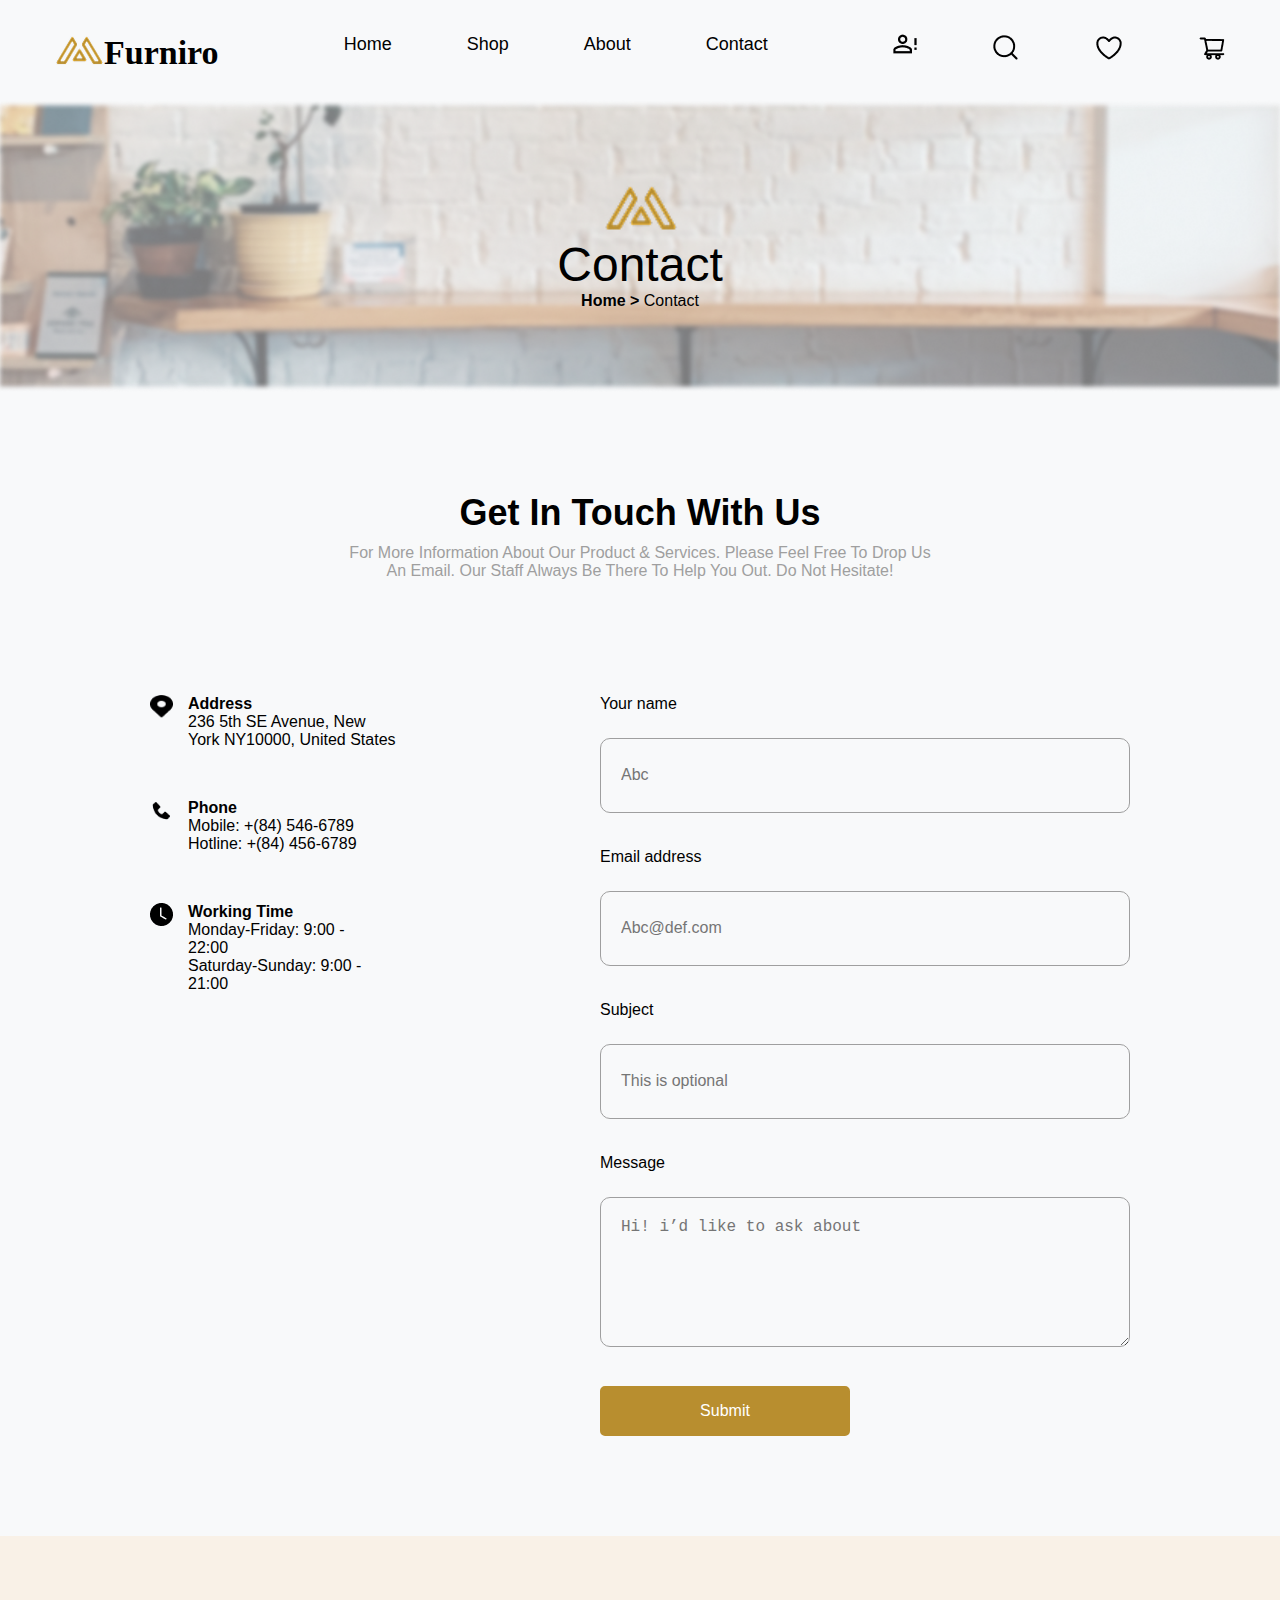
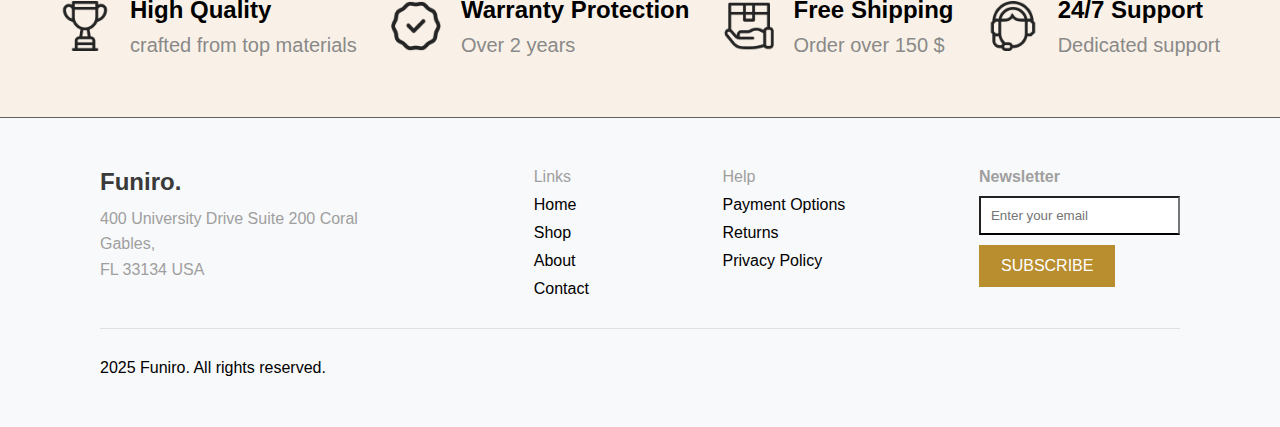
<file: contact.html>
<!DOCTYPE html>
<html lang="en">
  <head>
    <meta charset="UTF-8" />
    <meta name="viewport" content="width=device-width, initial-scale=1.0" />
    <title>Furniro</title>
    <link rel="icon" href="logo.png" type="image/x-icon" />
    <link rel="stylesheet" href="style.css" />
    <link rel="preconnect" href="https://fonts.googleapis.com" />
    <link rel="preconnect" href="https://fonts.gstatic.com" crossorigin />
  </head>
  <body class="primary-font">
    <header class="header-container">
      <div class="logo-container">
        <img src="./image/logo.png" alt="Logo" />
        <h2 class="montserrat-font">Furniro</h2>
      </div>
      <div class="navbar">
        <ul>
          <li><a href="index.html">Home</a></li>
          <li><a href="shop.html">Shop</a></li>
          <li><a href="about.html">About</a></li>
          <li><a href="contact.html">Contact</a></li>
        </ul>
      </div>
      <div class="user-options">
        <ul>
          <li>
            <a href="checkout.html"
              ><img src="image/Vector.png" alt="Checkout"
            /></a>
          </li>
          <li><img src="image/akar-icons_search.png" alt="Search" /></li>
          <li><img src="image/akar-icons_heart.png" alt="Loved Iteam" /></li>
          <li>
            <a href="cart.html">
              <img src="image/ant-design_shopping-cart-outlined.png" alt="Cart"
            /></a>
          </li>
        </ul>
      </div>
    </header>
    <section class="banner">
      <img src="image/Banner.png" alt="banner" class="banner-img" />
      <div class="banner-text">
        <img src="image/logo.png" alt="" class="furino-logo" />
        <h2>Contact</h2>
        <p><strong>Home ></strong> <span class="light-text">Contact</span></p>
      </div>
    </section>
    <section class="in-touch-container">
      <div class="in-touch-upper-part">
        <h2>Get In Touch With Us</h2>
        <p>
          For More Information About Our Product & Services. Please Feel Free To
          Drop Us
        </p>
        <p>
          An Email. Our Staff Always Be There To Help You Out. Do Not Hesitate!
        </p>
      </div>
      <div class="in-touch-lower-part">
        <div class="in-touch-lower-left">
          <div class="in-touch-info">
            <img src="image/location_logo.png" alt="" />
            <div class="in-touch-info-about">
              <h4>Address</h4>
              <p>236 5th SE Avenue, New<br> York NY10000, United States</p>
            </div>
          </div>
          <div class="in-touch-info">
            <img src="image/phone_logo.png" alt="" />
            <div class="in-touch-info-about">
              <h4>Phone</h4>
              <p>Mobile: +(84) 546-6789<br>Hotline: +(84) 456-6789</p>
            </div>
          </div>
          <div class="in-touch-info">
            <img src="image/bi_clock-fill.png" alt="" />
            <div class="in-touch-info-about">
              <h4>Working Time</h4>
              <p>Monday-Friday: 9:00 - <br> 22:00 <br> Saturday-Sunday: 9:00 - <br> 21:00</p>
            </div>
          </div>
        </div>
        <div class="in-touch-lower-right">
          <form id="contact-form">
            <div class="in-touch-form">
              <p>Your name</p>
              <input type="text" class="in-touch-form-input" placeholder="Abc" required>
            </div>
            <div class="in-touch-form">
              <p>Email address</p>
              <input type="email" class="in-touch-form-input" placeholder="Abc@def.com" required>
            </div>
            <div class="in-touch-form">
              <p>Subject</p>
              <input type="text" class="in-touch-form-input" placeholder="This is optional">
            </div>
            <div class="in-touch-form">
              <p>Message</p>
              <textarea class="message-input" placeholder="Hi! i’d like to ask about" required></textarea>
            </div>
            <button type="submit" class="in-touch-submit-btn">Submit</button>
          </form>
        </div>
      </div>
    </section>
    <section class="we-provide-container">
      <div class="provide">
        <img src="image/trophy.png" alt="Trophy" />
        <div class="provide-detail">
          <h3>High Quality</h3>
          <p>crafted from top materials</p>
        </div>
      </div>
      <div class="provide">
        <img src="image/guarantee.png" alt="Warranty" />
        <div class="provide-detail">
          <h3>Warranty Protection</h3>
          <p>Over 2 years</p>
        </div>
      </div>
      <div class="provide">
        <img src="image/shipping.png" alt="Free Shipping" />
        <div class="provide-detail">
          <h3>Free Shipping</h3>
          <p>Order over 150 $</p>
        </div>
      </div>
      <div class="provide">
        <img src="image/customer-support.png" alt="24/7 Support" />
        <div class="provide-detail">
          <h3>24/7 Support</h3>
          <p>Dedicated support</p>
        </div>
      </div>
    </section>
    <footer class="footer-container">
      <div class="footer-div">
        <div class="company-address-container">
          <h4>Funiro.</h4>
          <p>
            400 University Drive Suite 200 Coral Gables,<br />
            FL 33134 USA
          </p>
        </div>

        <div class="links-container">
          <ul>
            <li><a href="#" style="color: #9f9f9f">Links</a></li>
            <li><a href="index.html">Home</a></li>
            <li><a href="shop.html">Shop</a></li>
            <li><a href="about.html">About</a></li>
            <li><a href="contact.html">Contact</a></li>
          </ul>
        </div>

        <div class="help-container">
          <ul>
            <li style="color: #9f9f9f">Help</li>
            <li>Payment Options</li>
            <li>Returns</li>
            <li>Privacy Policy</li>
          </ul>
        </div>

        <div class="newsletter-container">
          <h4>Newsletter</h4>
          <input type="email" placeholder="Enter your email" />
          <button class="subscribe-btn">SUBSCRIBE</button>
        </div>
      </div>
      <div class="rights-container">
        <p>2025 Funiro. All rights reserved.</p>
      </div>
    </footer>
  </body>
</html>
</file>
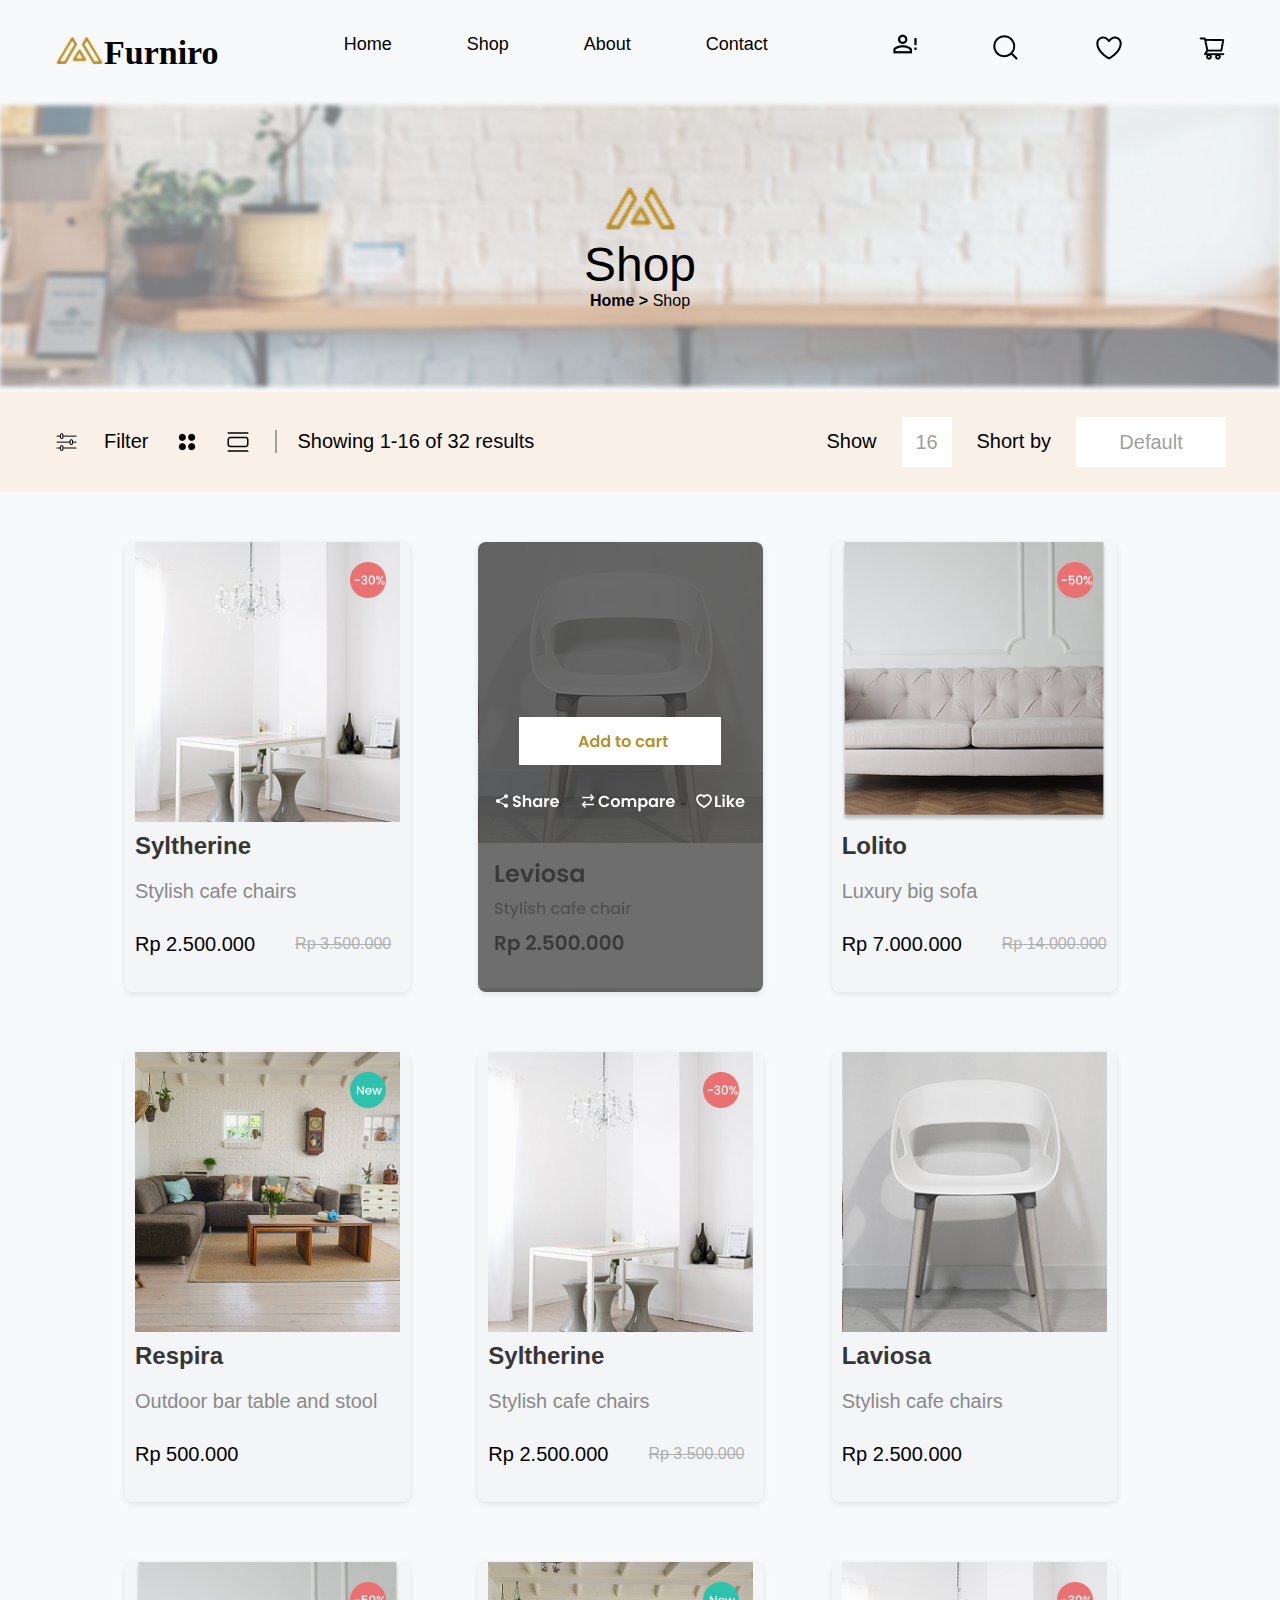
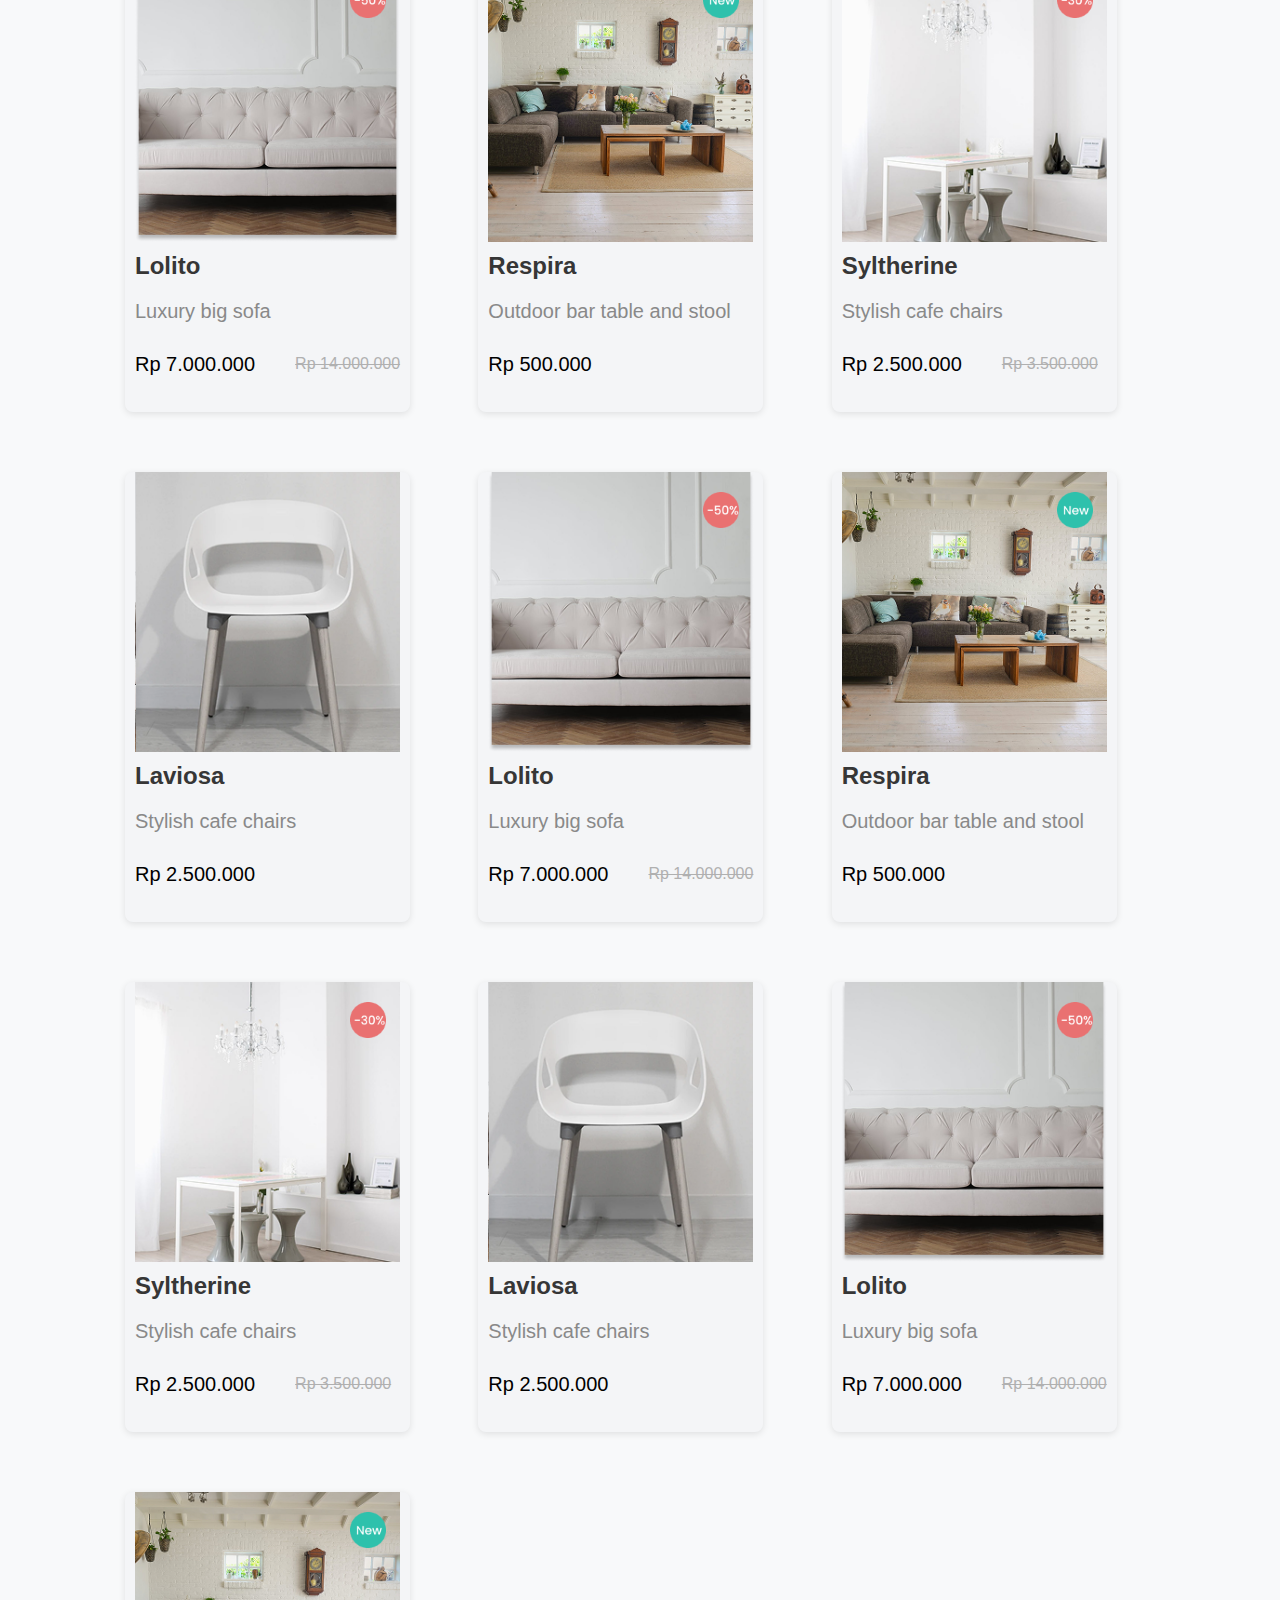
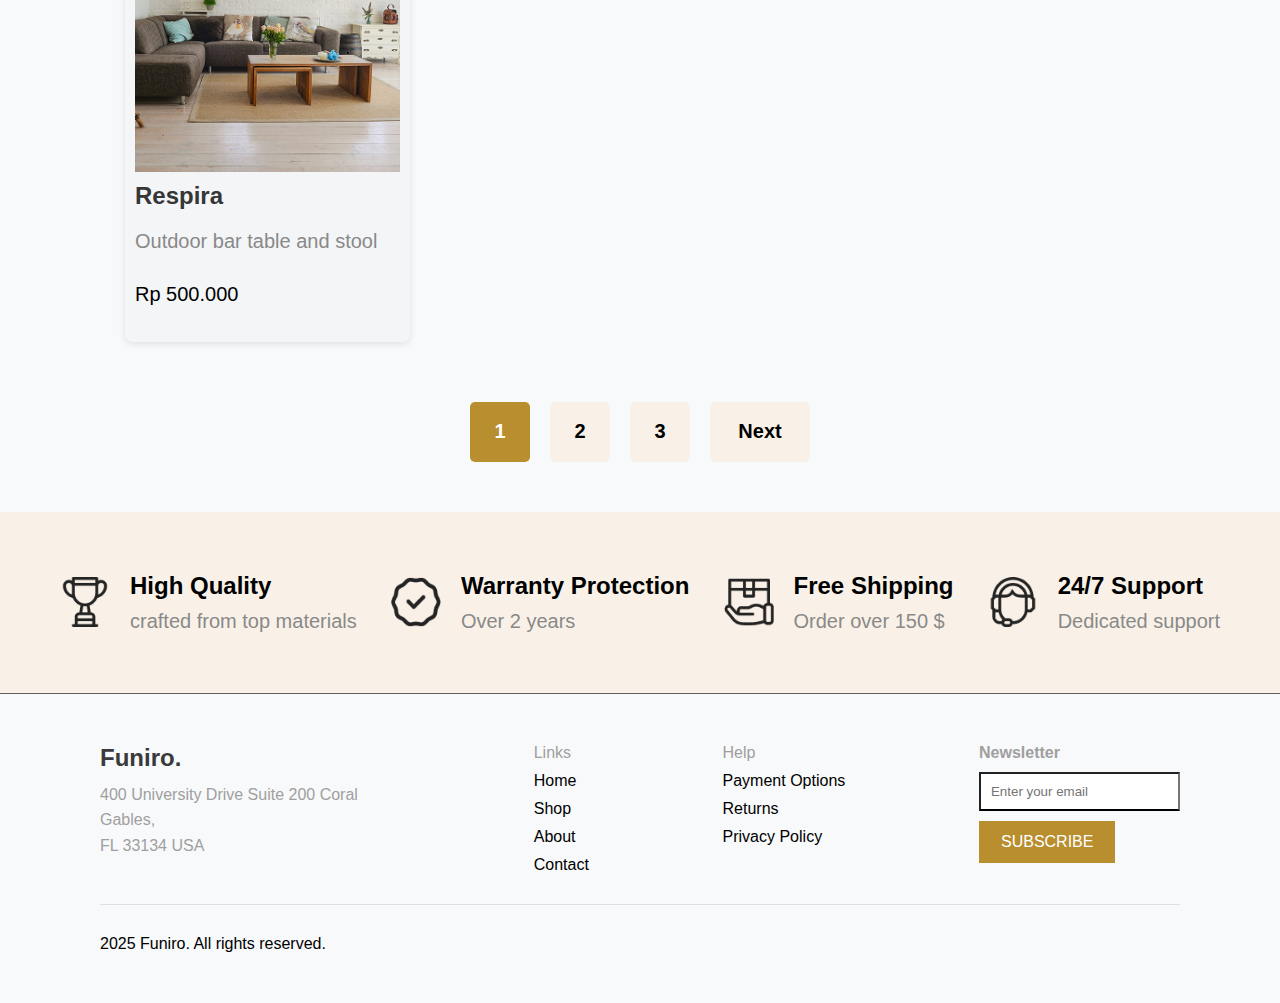
<file: shop.html>
<!DOCTYPE html>
<html lang="en">
  <head>
    <meta charset="UTF-8" />
    <meta name="viewport" content="width=device-width, initial-scale=1.0" />
    <title>Shop</title>
    <link rel="icon" href="logo.png" type="image/x-icon" />
    <link rel="stylesheet" href="style.css" />
    <link rel="preconnect" href="https://fonts.googleapis.com" />
    <link rel="preconnect" href="https://fonts.gstatic.com" crossorigin />
  </head>
  <body class="primary-font">
    <header class="header-container">
      <div class="logo-container">
        <img src="./image/logo.png" alt="Logo" />
        <h2 class="montserrat-font">Furniro</h2>
      </div>
      <div class="navbar">
        <ul>
          <li><a href="index.html">Home</a></li>
          <li><a href="shop.html">Shop</a></li>
          <li><a href="about.html">About</a></li>
          <li><a href="contact.html">Contact</a></li>
        </ul>
      </div>
      <div class="user-options">
        <ul>
          <li>
            <a href="checkout.html"
              ><img src="image/Vector.png" alt="Checkout"
            /></a>
          </li>
          <li><img src="image/akar-icons_search.png" alt="Search" /></li>
          <li><img src="image/akar-icons_heart.png" alt="Loved Iteam" /></li>
          <li>
            <a href="cart.html">
              <img
                src="image/ant-design_shopping-cart-outlined.png"
                alt="Cart"
            /></a>
          </li>
        </ul>
      </div>
    </header>
    <section class="banner">
      <img src="image/Banner.png" alt="banner" class="banner-img" />
      <div class="banner-text">
        <img src="image/logo.png" alt="" class="furino-logo"/>
        <h2>Shop</h2>
        <p>
          <strong>Home ></strong> <span class="light-text">Shop</span>
        </p>
      </div>
    </section>
    <section class="showing-bar">
      <div class="left-bar">
        <img src="image/filter.png" alt="" />
        <p>Filter</p>
        <img src="image/four_dots.png" alt="" />
        <img src="image/view_logo.png" alt="" />
        <p style="border-left: 2px solid #9f9f9f; padding-left: 20px">
          Showing 1-16 of 32 results
        </p>
      </div>
      <div class="right-bar">
        <p>Show</p>
        <div class="number-box">
          <p>16</p>
        </div>
        <p>Short by</p>
        <div class="short-box">
          <p>Default</p>
        </div>
      </div>
    </section>
    <section class="product-container">
      <section class="cards">
        <div class="product-card">
          <div class="badge">
            <img src="/image/30percentoff.png" alt="30% Off" />
          </div>
          <div class="product-tumb">
            <img src="/image/card1.png" alt="Syltherine" />
          </div>
          <div class="product-details">
            <h4>Syltherine</h4>
            <p>Stylish cafe chairs</p>
            <div class="product-price">
              <p style="color: black">Rp 2.500.000</p>
              <p style="color: #b0b0b0; font-size: 16px">
                <del>Rp 3.500.000</del>
              </p>
            </div>
          </div>
          <div class="hover-view">
            <a href="SingleProduct.html?id=123" class="add-to-cart-btn">Know More</a>
          </div>
        </div>

        <div class="product-card-feat">
          <div class="product-tumb">
            <div class="hover-view">
              <a href="SingleProduct.html?id=123" class="add-to-cart-btn">Know More</a>
            </div>
          </div>
        </div>

        <div class="product-card">
          <div class="badge">
            <img src="/image/50percentoff.png" alt="50% Off" />
          </div>
          <div class="product-tumb">
            <img src="/image/card3.png" alt="Lolita" />
          </div>
          <div class="product-details">
            <h4>Lolito</h4>
            <p>Luxury big sofa</p>
            <div class="product-price">
              <p style="color: black">Rp 7.000.000</p>
              <p style="color: #b0b0b0; font-size: 16px">
                <del>Rp 14.000.000</del>
              </p>
            </div>
            <div class="hover-view">
              <a href="SingleProduct.html?id=123" class="add-to-cart-btn">Know More</a>
            </div>
          </div>
        </div>

        <div class="product-card">
          <div class="badge">
            <img src="/image/new.png" alt="New" />
          </div>
          <div class="product-tumb">
            <img src="/image/card4.png" alt="Respira" />
          </div>
          <div class="product-details">
            <h4>Respira</h4>
            <p>Outdoor bar table and stool</p>
            <div class="product-price">
              <p style="color: black">Rp 500.000</p>
            </div>
            <div class="hover-view">
              <a href="SingleProduct.html?id=123" class="add-to-cart-btn">Know More</a>
            </div>
          </div>
        </div>

        <div class="product-card">
          <div class="badge">
            <img src="/image/30percentoff.png" alt="30% Off" />
          </div>
          <div class="product-tumb">
            <img src="/image/card1.png" alt="Syltherine" />
          </div>
          <div class="product-details">
            <h4>Syltherine</h4>
            <p>Stylish cafe chairs</p>
            <div class="product-price">
              <p style="color: black">Rp 2.500.000</p>
              <p style="color: #b0b0b0; font-size: 16px">
                <del>Rp 3.500.000</del>
              </p>
            </div>
          </div>
          <div class="hover-view">
            <a href="SingleProduct.html?id=123" class="add-to-cart-btn">Know More</a>
          </div>
        </div>

        <div class="product-card">
          <div class="product-tumb">
            <img src="/image/card2.png" alt="Laviosa" />
          </div>
          <div class="product-details">
            <h4>Laviosa</h4>
            <p>Stylish cafe chairs</p>
            <div class="product-price">
              <p style="color: black">Rp 2.500.000</p>
            </div>
            <div class="hover-view">
              <a href="SingleProduct.html?id=123" class="add-to-cart-btn">Know More</a>
            </div>
          </div>
        </div>

        <div class="product-card">
          <div class="badge">
            <img src="/image/50percentoff.png" alt="50% Off" />
          </div>
          <div class="product-tumb">
            <img src="/image/card3.png" alt="Lolita" />
          </div>
          <div class="product-details">
            <h4>Lolito</h4>
            <p>Luxury big sofa</p>
            <div class="product-price">
              <p style="color: black">Rp 7.000.000</p>
              <p style="color: #b0b0b0; font-size: 16px">
                <del>Rp 14.000.000</del>
              </p>
            </div>
            <div class="hover-view">
              <a href="SingleProduct.html?id=123" class="add-to-cart-btn">Know More</a>
            </div>
          </div>
        </div>

        <div class="product-card">
          <div class="badge">
            <img src="/image/new.png" alt="New" />
          </div>
          <div class="product-tumb">
            <img src="/image/card4.png" alt="Respira" />
          </div>
          <div class="product-details">
            <h4>Respira</h4>
            <p>Outdoor bar table and stool</p>
            <div class="product-price">
              <p style="color: black">Rp 500.000</p>
            </div>
            <div class="hover-view">
              <a href="SingleProduct.html?id=123" class="add-to-cart-btn">Know More</a>
            </div>
          </div>
        </div>

        <div class="product-card">
          <div class="badge">
            <img src="/image/30percentoff.png" alt="30% Off" />
          </div>
          <div class="product-tumb">
            <img src="/image/card1.png" alt="Syltherine" />
          </div>
          <div class="product-details">
            <h4>Syltherine</h4>
            <p>Stylish cafe chairs</p>
            <div class="product-price">
              <p style="color: black">Rp 2.500.000</p>
              <p style="color: #b0b0b0; font-size: 16px">
                <del>Rp 3.500.000</del>
              </p>
            </div>
          </div>
          <div class="hover-view">
            <a href="SingleProduct.html?id=123" class="add-to-cart-btn">Know More</a>
          </div>
        </div>

        <div class="product-card">
          <div class="product-tumb">
            <img src="/image/card2.png" alt="Laviosa" />
          </div>
          <div class="product-details">
            <h4>Laviosa</h4>
            <p>Stylish cafe chairs</p>
            <div class="product-price">
              <p style="color: black">Rp 2.500.000</p>
            </div>
            <div class="hover-view">
              <a href="SingleProduct.html?id=123" class="add-to-cart-btn">Know More</a>
            </div>
          </div>
        </div>

        <div class="product-card">
          <div class="badge">
            <img src="/image/50percentoff.png" alt="50% Off" />
          </div>
          <div class="product-tumb">
            <img src="/image/card3.png" alt="Lolita" />
          </div>
          <div class="product-details">
            <h4>Lolito</h4>
            <p>Luxury big sofa</p>
            <div class="product-price">
              <p style="color: black">Rp 7.000.000</p>
              <p style="color: #b0b0b0; font-size: 16px">
                <del>Rp 14.000.000</del>
              </p>
            </div>
            <div class="hover-view">
              <a href="SingleProduct.html?id=123" class="add-to-cart-btn">Know More</a>
            </div>
          </div>
        </div>

        <div class="product-card">
          <div class="badge">
            <img src="/image/new.png" alt="New" />
          </div>
          <div class="product-tumb">
            <img src="/image/card4.png" alt="Respira" />
          </div>
          <div class="product-details">
            <h4>Respira</h4>
            <p>Outdoor bar table and stool</p>
            <div class="product-price">
              <p style="color: black">Rp 500.000</p>
            </div>
            <div class="hover-view">
              <a href="SingleProduct.html?id=123" class="add-to-cart-btn">Know More</a>
            </div>
          </div>
        </div>

        <div class="product-card">
          <div class="badge">
            <img src="/image/30percentoff.png" alt="30% Off" />
          </div>
          <div class="product-tumb">
            <img src="/image/card1.png" alt="Syltherine" />
          </div>
          <div class="product-details">
            <h4>Syltherine</h4>
            <p>Stylish cafe chairs</p>
            <div class="product-price">
              <p style="color: black">Rp 2.500.000</p>
              <p style="color: #b0b0b0; font-size: 16px">
                <del>Rp 3.500.000</del>
              </p>
            </div>
          </div>
          <div class="hover-view">
            <a href="SingleProduct.html?id=123" class="add-to-cart-btn">Know More</a>
          </div>
        </div>

        <div class="product-card">
          <div class="product-tumb">
            <img src="/image/card2.png" alt="Laviosa" />
          </div>
          <div class="product-details">
            <h4>Laviosa</h4>
            <p>Stylish cafe chairs</p>
            <div class="product-price">
              <p style="color: black">Rp 2.500.000</p>
            </div>
            <div class="hover-view">
              <a href="SingleProduct.html?id=123" class="add-to-cart-btn">Know More</a>
            </div>
          </div>
        </div>

        <div class="product-card">
          <div class="badge">
            <img src="/image/50percentoff.png" alt="50% Off" />
          </div>
          <div class="product-tumb">
            <img src="/image/card3.png" alt="Lolita" />
          </div>
          <div class="product-details">
            <h4>Lolito</h4>
            <p>Luxury big sofa</p>
            <div class="product-price">
              <p style="color: black">Rp 7.000.000</p>
              <p style="color: #b0b0b0; font-size: 16px">
                <del>Rp 14.000.000</del>
              </p>
            </div>
            <div class="hover-view">
              <a href="SingleProduct.html?id=123" class="add-to-cart-btn">Know More</a>
            </div>
          </div>
        </div>

        <div class="product-card">
          <div class="badge">
            <img src="/image/new.png" alt="New" />
          </div>
          <div class="product-tumb">
            <img src="/image/card4.png" alt="Respira" />
          </div>
          <div class="product-details">
            <h4>Respira</h4>
            <p>Outdoor bar table and stool</p>
            <div class="product-price">
              <p style="color: black">Rp 500.000</p>
            </div>
            <div class="hover-view">
              <a href="SingleProduct.html?id=123" class="add-to-cart-btn">Know More</a>
            </div>
          </div>
        </div>
      </section>
      <div class="page-number">
        <div class="num">
          <p>1</p>
        </div>
        <div class="num">
          <p>2</p>
        </div>
        <div class="num">
          <p>3</p>
        </div>
        <div class="num">
          <p>Next</p>
        </div>
      </div>
    </section>
    <section class="we-provide-container">
      <div class="provide">
        <img src="image/trophy.png" alt="Trophy">
        <div class="provide-detail">
          <h3>High Quality</h3>
          <p>crafted from top materials</p>
        </div>
      </div>
      <div class="provide">
        <img src="image/guarantee.png" alt="Warranty">
        <div class="provide-detail">
          <h3>Warranty Protection</h3>
          <p>Over 2 years</p>
        </div>
      </div>
      <div class="provide">
        <img src="image/shipping.png" alt="Free Shipping">
        <div class="provide-detail">
          <h3>Free Shipping</h3>
          <p>Order over 150 $</p>
        </div>
      </div>
      <div class="provide">
        <img src="image/customer-support.png" alt="24/7 Support">
        <div class="provide-detail">
          <h3>24/7 Support</h3>
          <p>Dedicated support</p>
        </div>
      </div>
    </section>
    <footer class="footer-container">
      <div class="footer-div">
        <div class="company-address-container">
          <h4>Funiro.</h4>
          <p>
            400 University Drive Suite 200 Coral Gables,<br />
            FL 33134 USA
          </p>
        </div>

        <div class="links-container">
          <ul>
            <li><a href="#" style="color: #9f9f9f">Links</a></li>
            <li><a href="index.html">Home</a></li>
            <li><a href="shop.html">Shop</a></li>
            <li><a href="about.html">About</a></li>
            <li><a href="contact.html">Contact</a></li>
          </ul>
        </div>

        <div class="help-container">
          <ul>
            <li style="color: #9f9f9f">Help</li>
            <li>Payment Options</li>
            <li>Returns</li>
            <li>Privacy Policy</li>
          </ul>
        </div>

        <div class="newsletter-container">
          <h4>Newsletter</h4>
          <input type="email" placeholder="Enter your email" />
          <button class="subscribe-btn">SUBSCRIBE</button>
        </div>
      </div>
      <div class="rights-container">
        <p>2025 Funiro. All rights reserved.</p>
      </div>
    </footer>
  </body>
</html>
</file>
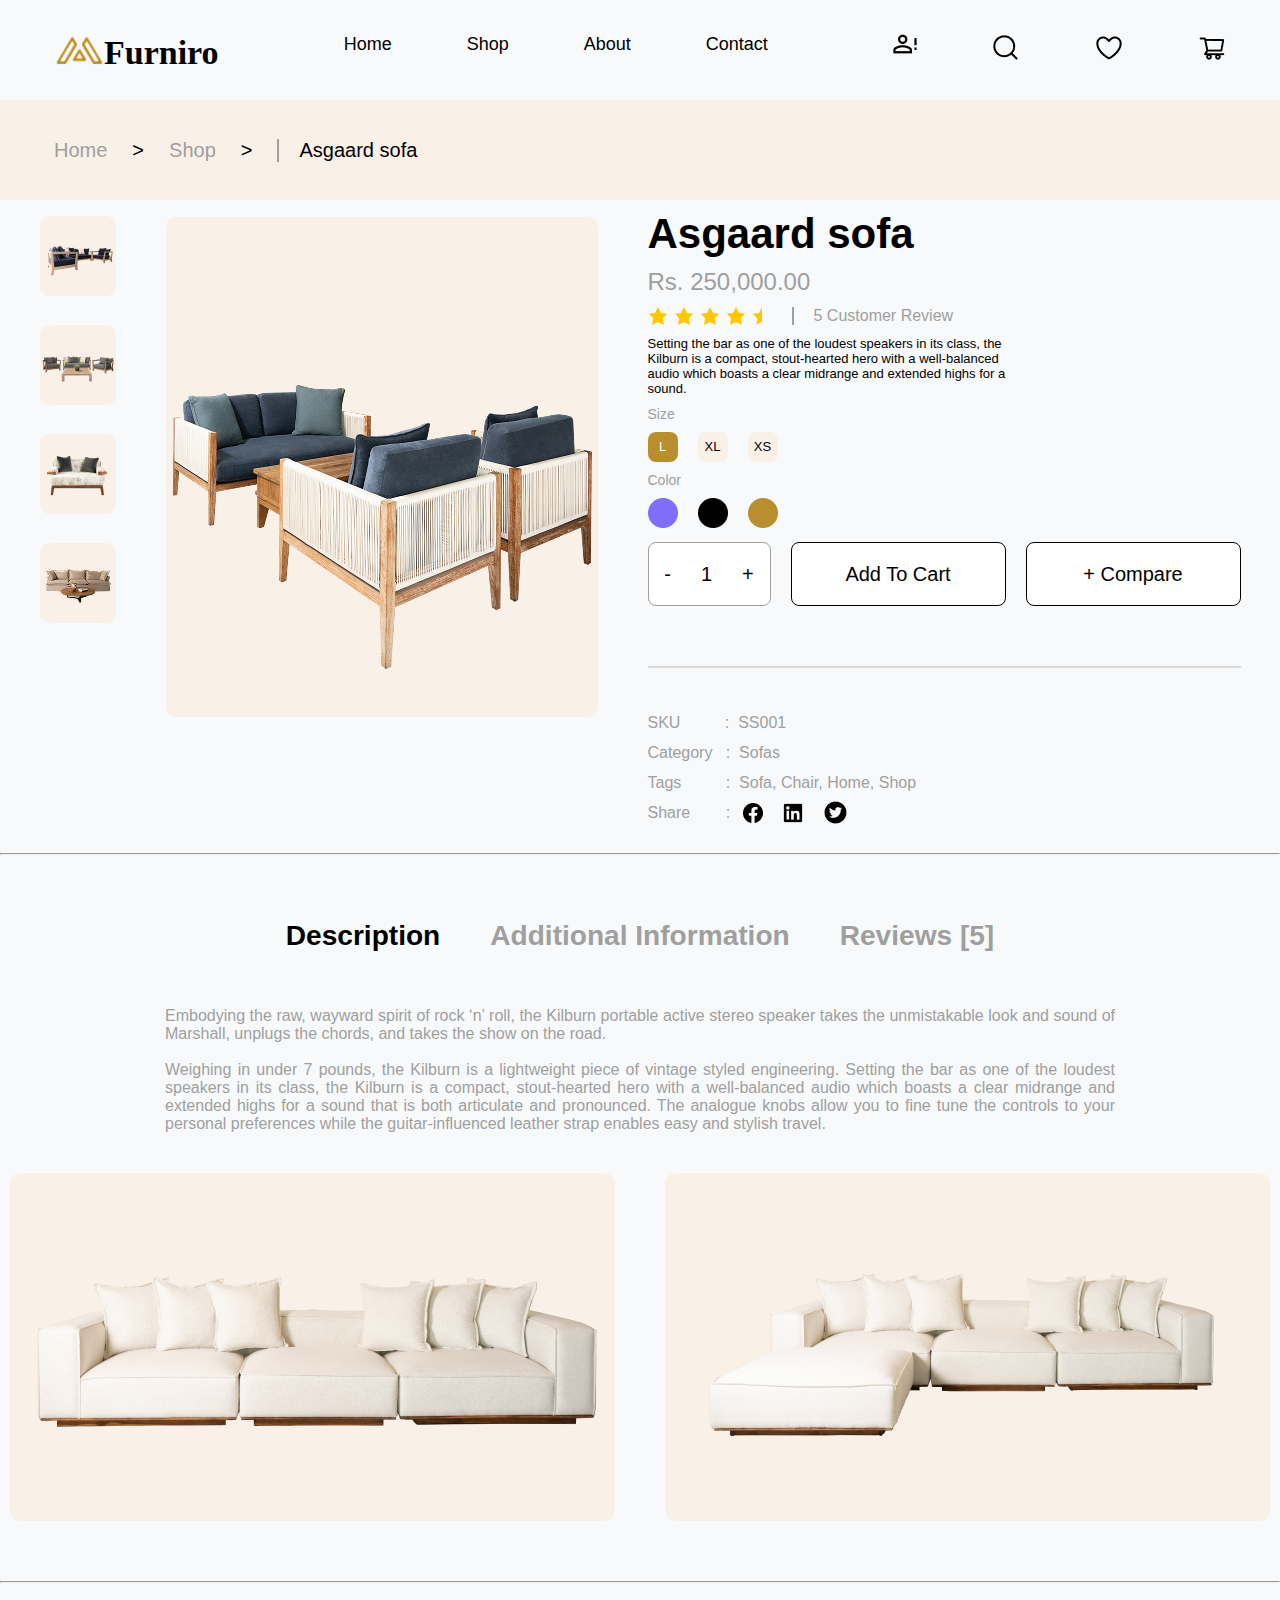
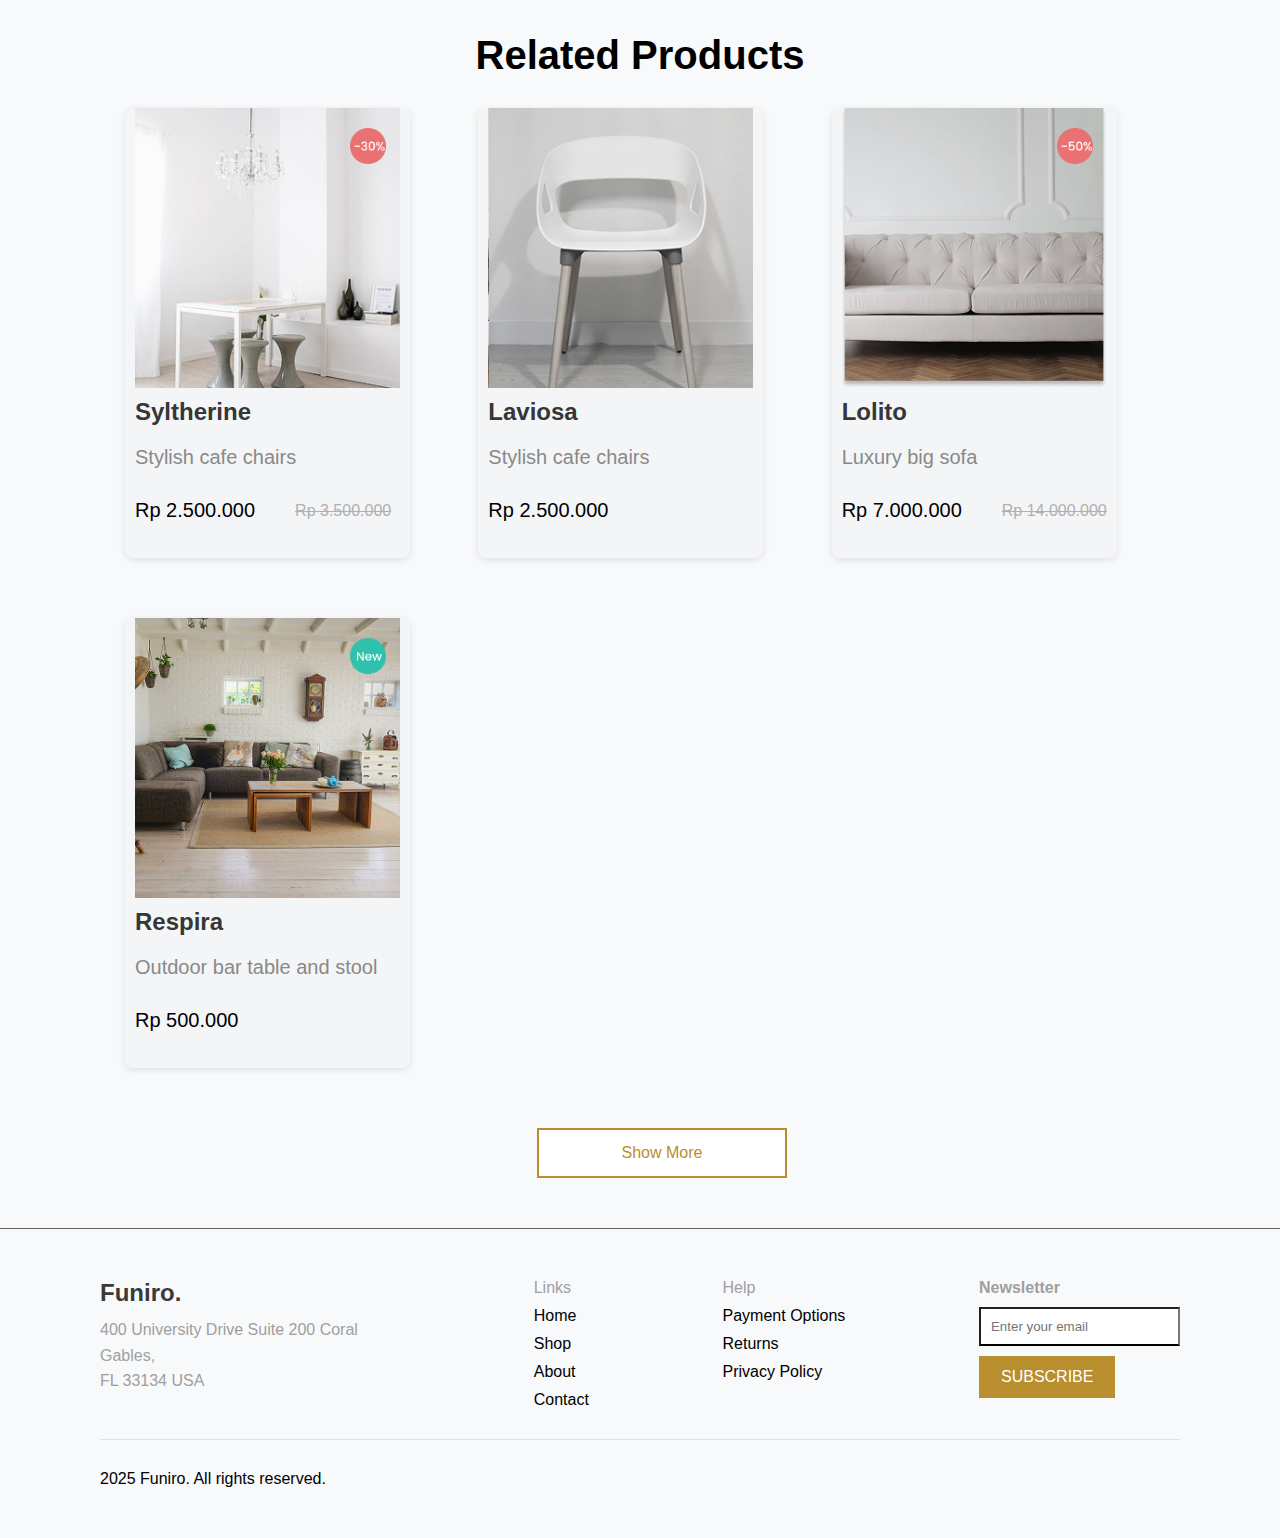
<file: SingleProduct.html>
<!DOCTYPE html>
<html lang="en">
  <head>
    <meta charset="UTF-8" />
    <meta name="viewport" content="width=device-width, initial-scale=1.0" />
    <title>Furniro</title>
    <link rel="icon" href="logo.png" type="image/x-icon" />
    <link rel="stylesheet" href="style.css" />
    <link rel="preconnect" href="https://fonts.googleapis.com" />
    <link rel="preconnect" href="https://fonts.gstatic.com" crossorigin />
  </head>
  <body class="primary-font">
    <header class="header-container">
      <div class="logo-container">
        <img src="./image/logo.png" alt="Logo" />
        <h2 class="montserrat-font">Furniro</h2>
      </div>
      <div class="navbar">
        <ul>
          <li><a href="index.html">Home</a></li>
          <li><a href="shop.html">Shop</a></li>
          <li><a href="#">About</a></li>
          <li><a href="#">Contact</a></li>
        </ul>
      </div>
      <div class="user-options">
        <ul>
          <li>
            <a href="checkout.html"
              ><img src="image/Vector.png" alt="Checkout"
            /></a>
          </li>
          <li><img src="image/akar-icons_search.png" alt="Search" /></li>
          <li><img src="image/akar-icons_heart.png" alt="Loved Iteam" /></li>
          <li>
            <a href="cart.html">
              <img
                src="image/ant-design_shopping-cart-outlined.png"
                alt="Cart"
            /></a>
          </li>
        </ul>
      </div>
    </header>
    <section class="showing-bar">
      <div class="left-bar">
        <p style="color: #9f9f9f">Home</p>
        <p>></p>
        <p style="color: #9f9f9f">Shop</p>
        <p>></p>
        <p style="border-left: 2px solid #9f9f9f; padding-left: 20px">
          Asgaard sofa
        </p>
      </div>
      <div class="right-bar"></div>
    </section>
    <section class="sofa-container">
      <div class="side-images">
        <div class="side-image1">
          <img src="image/sofa1.png" alt="" />
        </div>
        <div class="side-image2">
          <img src="image/sofa2.png" alt="" />
        </div>
        <div class="side-image3">
          <img src="image/sofa3.png" alt="" />
        </div>
        <div class="side-image4">
          <img src="image/sofa4.png" alt="" />
        </div>
      </div>
      <div class="main-image">
        <img src="image/Asgaard_Sofa.png" alt="" />
      </div>
      <div class="sofa-detail">
        <h3>Asgaard sofa</h3>
        <p style="font-size: 24px; color: #9f9f9f">Rs. 250,000.00</p>
        <div class="review-div">
          <img src="image/star.png" alt="" />
          <p
            style="
              color: #9f9f9f;
              border-left: 2px solid #9f9f9f;
              padding-left: 20px;
            "
          >
            5 Customer Review
          </p>
        </div>
        <p style="color: black; font-size: 13px">
          Setting the bar as one of the loudest speakers in its class, the
          <br />
          Kilburn is a compact, stout-hearted hero with a well-balanced <br />
          audio which boasts a clear midrange and extended highs for a <br />
          sound.
        </p>
        <p class="title">Size</p>
        <div class="size-container">
          <div class="large" style="font-size: 13px; color: white">
            <p>L</p>
          </div>
          <div class="extra" style="font-size: 13px; color: black">
            <p>XL</p>
          </div>
          <div class="extra" style="font-size: 13px; color: black">
            <p>XS</p>
          </div>
        </div>
        <p class="title">Color</p>
        <div class="color-container">
          <div class="blue-color">
            <img src="image/blue.png" alt="" />
          </div>
          <div class="black-color">
            <img src="image/black.png" alt="" />
          </div>
          <div class="golden-color">
            <img src="image/golden.png" alt="" />
          </div>
        </div>
        <div class="three-options">
          <div class="numbers">
            <p>-</p>
            <p>1</p>
            <p>+</p>
          </div>
            <a href="cart.html" class="cart-link">
              <button class="cart-btn">Add To Cart</button>
            </a>
          <div class="compare">
            <p>+ Compare</p>
          </div>
        </div>
        <div class="more-info-container">
          <p>
            SKU&nbsp;&nbsp;&nbsp;&nbsp;&nbsp;&nbsp;&nbsp;&nbsp;&nbsp;&nbsp;:&nbsp;&nbsp;SS001
          </p>
          <p>Category&nbsp;&nbsp;&nbsp;:&nbsp;&nbsp;Sofas</p>
          <p>
            Tags&nbsp;&nbsp;&nbsp;&nbsp;&nbsp;&nbsp;&nbsp;&nbsp;&nbsp;&nbsp;:&nbsp;&nbsp;Sofa,
            Chair, Home, Shop
          </p>
          <p>
            Share&nbsp;&nbsp;&nbsp;&nbsp;&nbsp;&nbsp;&nbsp;&nbsp;:&nbsp;&nbsp;
          </p>
          <div class="social-media">
            <img src="image/facebook_icon.png" alt="" />
            <img src="image/linkedin_icon.png" alt="" />
            <img src="image/twitter_icon.png" alt="" />
          </div>
        </div>
      </div>
    </section>
    <hr style="color: #d9d9d9" />
    <article class="description-container">
      <div class="description-container-title">
        <h3>Description</h3>
        <h3>Additional Information</h3>
        <h3>Reviews [5]</h3>
      </div>
      <div class="description-text">
        <p>
          Embodying the raw, wayward spirit of rock ‘n’ roll, the Kilburn
          portable active stereo speaker takes the unmistakable look and sound
          of Marshall, unplugs the chords, and takes the show on the road.
        </p>
        <br />
        <p>
          Weighing in under 7 pounds, the Kilburn is a lightweight piece of
          vintage styled engineering. Setting the bar as one of the loudest
          speakers in its class, the Kilburn is a compact, stout-hearted hero
          with a well-balanced audio which boasts a clear midrange and extended
          highs for a sound that is both articulate and pronounced. The analogue
          knobs allow you to fine tune the controls to your personal preferences
          while the guitar-influenced leather strap enables easy and stylish
          travel.
        </p>
      </div>
      <div class="display-photo">
        <img src="image/folded_sofa.png" alt="" />
        <img src="image/unfolded_sofa.png" alt="" />
      </div>
    </article>
    <hr style="color: #d9d9d9" />
    <section class="product-container">
        <h3>Related Products</h3>
        <div class="cards">
          <div class="product-card">
            <div class="badge">
              <img src="/image/30percentoff.png" alt="30% Off" />
            </div>
            <div class="product-tumb">
              <img src="/image/card1.png" alt="Syltherine" />
            </div>
            <div class="product-details">
              <h4>Syltherine</h4>
              <p>Stylish cafe chairs</p>
              <div class="product-price">
                <p style="color: black">Rp 2.500.000</p>
                <p style="color: #b0b0b0; font-size: 16px">
                  <del>Rp 3.500.000</del>
                </p>
              </div>
            </div>
            <div class="hover-view">
              <a href="cart.html" class="cart-link">
                <button class="add-to-cart-btn">Add to cart</button>
              </a>
              <div class="share-compare-like">
                <img src="image/share.png" alt="Share" />
                <p>Share</p>
                <img src="image/compare.png" alt="Compare" />
                <p>Compare</p>
                <img src="/image/Like.png" alt="Like" />
                <p>Like</p>
              </div>
            </div>
          </div>
  
          <div class="product-card">
            <div class="product-tumb">
              <img src="/image/card2.png" alt="Laviosa" />
            </div>
            <div class="product-details">
              <h4>Laviosa</h4>
              <p>Stylish cafe chairs</p>
              <div class="product-price">
                <p style="color: black">Rp 2.500.000</p>
              </div>
            </div>
            <div class="hover-view">
              <a href="cart.html" class="cart-link">
                <button class="add-to-cart-btn">Add to cart</button>
              </a>
              <div class="share-compare-like">
                <img src="image/share.png" alt="Share" />
                <p>Share</p>
                <img src="image/compare.png" alt="Compare" />
                <p>Compare</p>
                <img src="/image/Like.png" alt="Like" />
                <p>Like</p>
              </div>
            </div>
          </div>
  
          <div class="product-card">
            <div class="badge">
              <img src="/image/50percentoff.png" alt="50% Off" />
            </div>
            <div class="product-tumb">
              <img src="/image/card3.png" alt="Lolita" />
            </div>
            <div class="product-details">
              <h4>Lolito</h4>
              <p>Luxury big sofa</p>
              <div class="product-price">
                <p style="color: black">Rp 7.000.000</p>
                <p style="color: #b0b0b0; font-size: 16px">
                  <del>Rp 14.000.000</del>
                </p>
              </div>
            </div>
            <div class="hover-view">
              <a href="cart.html" class="cart-link">
                <button class="add-to-cart-btn">Add to cart</button>
              </a>
              <div class="share-compare-like">
                <img src="image/share.png" alt="Share" />
                <p>Share</p>
                <img src="image/compare.png" alt="Compare" />
                <p>Compare</p>
                <img src="/image/Like.png" alt="Like" />
                <p>Like</p>
              </div>
            </div>
          </div>
  
          <div class="product-card">
            <div class="badge">
              <img src="/image/new.png" alt="New" />
            </div>
            <div class="product-tumb">
              <img src="/image/card4.png" alt="Respira" />
            </div>
            <div class="product-details">
              <h4>Respira</h4>
              <p>Outdoor bar table and stool</p>
              <div class="product-price">
                <p style="color: black">Rp 500.000</p>
              </div>
            </div>
            <div class="hover-view">
              <a href="cart.html" class="cart-link">
                <button class="add-to-cart-btn">Add to cart</button>
              </a>
              <div class="share-compare-like">
                <img src="image/share.png" alt="Share" />
                <p>Share</p>
                <img src="image/compare.png" alt="Compare" />
                <p>Compare</p>
                <img src="/image/Like.png" alt="Like" />
                <p>Like</p>
              </div>
            </div>
          </div>

        </div>
        <a href="shop.html"><button class="show-more-btn">Show More</button></a>
      </section>
    </section>
    <footer class="footer-container">
      <div class="footer-div">
        <div class="company-address-container">
          <h4>Funiro.</h4>
          <p>
            400 University Drive Suite 200 Coral Gables,<br />
            FL 33134 USA
          </p>
        </div>

        <div class="links-container">
          <ul>
            <li><a href="#" style="color: #9f9f9f">Links</a></li>
            <li><a href="index.html">Home</a></li>
            <li><a href="shop.html">Shop</a></li>
            <li><a href="about.html">About</a></li>
            <li><a href="contact.html">Contact</a></li>
          </ul>
        </div>

        <div class="help-container">
          <ul>
            <li style="color: #9f9f9f">Help</li>
            <li>Payment Options</li>
            <li>Returns</li>
            <li>Privacy Policy</li>
          </ul>
        </div>

        <div class="newsletter-container">
          <h4>Newsletter</h4>
          <input type="email" placeholder="Enter your email" />
          <button class="subscribe-btn">SUBSCRIBE</button>
        </div>
      </div>
      <div class="rights-container">
        <p>2025 Funiro. All rights reserved.</p>
      </div>
    </footer>
  </body>
</html>
</file>
<file: style.css>
* {
    margin: 0;
    padding: 0;
    box-sizing: border-box;
}

@import url('https://fonts.googleapis.com/css2?family=Montserrat:ital,wght@0,100..900;1,100..900&family=Poppins:ital,wght@0,100;0,200;0,300;0,400;0,500;0,600;0,700;0,800;0,900;1,100;1,200;1,300;1,400;1,500;1,600;1,700;1,800;1,900&display=swap');

.primary-font {
    font-family: "Poppins", sans-serif;
    font-weight: 400;
    font-style: normal;
}

.montserrat-font {
    font-family: "Montserrat", sans-serif;
    font-optical-sizing: auto;
    font-weight: 700;
    font-style: normal;
}

:root {
    --color-primary: #FFF3E3;
    --color-secondary: #b88e2f;
    --color-success: #FCF8F3;
    --color-danger: #dc3545;
}

body {
    background-color: #f8f9fa;
    padding-top: 100px;
}

/* Header Section Start */
.header-container {
    position: fixed;
    top: 0;
    left: 0;
    width: 100%;
    z-index: 1000;
    display: flex;
    justify-content: space-between;
    padding: 33.5px 54px 34.5px 54px;
    text-align: center;
    height: 100px;
    background-color: #f8f9fa;
}

.logo-container {
    display: flex;
}

.logo-container>img {
    width: 50px;
    height: 32px;
}

.logo-container h2 {
    font-size: 34px;
    font-family: montserrat;
}

.navbar>ul {
    display: flex;
    justify-content: space-between;
    list-style-type: none;
    gap: 75px;
    font-size: 18px;
}

.navbar a {
    text-decoration: none;
    color: inherit;
    cursor: default;
}

.user-options>ul {
    display: flex;
    justify-content: space-between;
    list-style-type: none;
    gap: 75px;

}

/* End of Header Section */

/* Start of Hero Section */
.hero-section {
    width: 100vw;
    height: 100vh;
    overflow: hidden;
    position: relative;
}

.hero-section>img {
    width: 100%;
    height: 100%;
    position: absolute;
    top: 0;
    left: 0;
}

.hero-box {
    position: absolute;
    top: 300px;
    right: 54px;
    left: 735px;
    text-align: left;
    background-color: var(--color-primary);
    border-radius: 10px;
    width: 643px;
    height: 400px;
}

.hero-box h3 {
    font-size: 16px;
    color: black;
    font-weight: 400;
    margin-top: 62px;
    margin-left: 41px;
}

.hero-box h1 {
    font-size: 52px;
    font-weight: 700;
    color: var(--color-secondary);
    margin-left: 41px;
}

.hero-box p {
    font-size: 18px;
    font-weight: 400;
    color: black;
    margin-left: 41px;
    margin-top: 17px;
}

.btn {
    color: white;
    background-color: var(--color-secondary);
    font-size: 16px;
    height: 74px;
    width: 222px;
    margin-left: 41px;
    margin-top: 46px;
    display: block;
    cursor: pointer;
    transition: all 0.3s ease;
}

.btn:hover {
    background-color: white;
    color: var(--color-secondary);
    font-size: 20px;
    border: 2px solid var(--color-secondary);
}

/* End of Hero Section */

/* Start of Range Section */
.range-container {
    padding: 0 54px;
    margin-top: 50px;
    margin-left: 125px;
    margin-right: 125px;
    width: 1180px;
    height: 680px;
}

.range {
    justify-content: center;
    align-items: center;
    text-align: center;
    margin-bottom: 62px;
}

.decor {
    display: flex;
    gap: 20px;
    align-items: center;
    margin-bottom: 62px;
}

.decor-item {
    text-align: center;
}

.decor-item img {
    height: 480px;
    width: 380px;
}

.decor-item h4 {
    font-size: 18px;
    font-weight: 400;
    color: black;
    margin-top: 10px;
}

/* End of Range Section */

/* Start of Product Section */
.product-container {
    padding: 50px 125px;
    background-color: #f8f9fa;
}

.product-container h3 {
    text-align: center;
    font-size: 40px;
    margin-bottom: 30px;
    color: black;
}

.cards {
    display: grid;
    grid-template-columns: repeat(auto-fit, minmax(250px, 1fr));
    gap: 30px;
    justify-content: center;
}

.product-card {
    width: 285px;
    height: 450px;
    position: relative;
    background: #F4F5F7;
    overflow: hidden;
    border-radius: 8px;
    margin-bottom: 30px;
    box-shadow: 0 2px 7px rgba(0, 0, 0, 0.1);
    transition: all 0.3s ease;
}

.product-card-feat {
    width: 285px;
    height: 450px;
    position: relative;
    background: url(image/Featured\ Products.png);
    overflow: hidden;
    border-radius: 8px;
    margin-bottom: 30px;
    box-shadow: 0 2px 7px rgba(0, 0, 0, 0.1);
    transition: all 0.3s ease;
    display: block;
}

.product-card-feat::before {
    content: '';
    position: absolute;
    top: 0;
    left: 0;
    width: 100%;
    height: 100%;
    background-color: rgba(0, 0, 0, 0.5);
    opacity: 0;
    z-index: 1;
    transition: opacity 0.3s ease;
}

.product-card-feat:hover::before {
    opacity: 1;
}

.product-card-feat .hover-view {
    position: absolute;
    top: 50%;
    left: 50%;
    transform: translate(-50%, -50%);
    width: 80%;
    display: flex;
    flex-direction: column;
    align-items: center;
    opacity: 0;
    z-index: 2;
    transition: opacity 0.5s ease;
    font-size: 16px;
}

.product-card-feat:hover .hover-view {
    opacity: 1;
}

.product-card::before {
    content: '';
    position: absolute;
    top: 0;
    left: 0;
    width: 100%;
    height: 100%;
    background-color: rgba(0, 0, 0, 0.5);
    opacity: 0;
    z-index: 1;
    transition: opacity 0.3s ease;
}

.product-card:hover::before {
    opacity: 1;
}

.hover-view {
    position: absolute;
    top: 50%;
    left: 50%;
    transform: translate(-50%, -50%);
    width: 80%;
    display: flex;
    flex-direction: column;
    align-items: center;
    opacity: 0;
    z-index: 2;
    transition: opacity 0.5s ease;
    font-size: 16px;
}

.product-card:hover .hover-view {
    opacity: 1;
}

.add-to-cart-btn {
    display: inline-block;
    text-decoration: none;
    text-align: center;
    cursor: pointer;
    font-family: inherit;
    font-size: inherit;
    padding: 10px 20px;
    background-color: #B88E2F;
    color: white;
    border: none;
    border-radius: 5px;
    margin-bottom: 10px;
}

.add-to-cart-btn:hover {
    background-color: #9e7a29;
}

.share-compare-like {
    width: 100%;
    display: flex;
    justify-content: space-between;
}

.share-compare-like img {
    width: 20px;
    height: 20px;
}

.share-compare-like p {
    font-size: 16px;
    color: #FFFFFF;
    margin: 0;
}

.badge {
    position: absolute;
    right: 0;
    top: 20px;
    width: 60px;
    height: auto;
}

.badge img {
    width: 60%;
    height: auto;
    display: block;
}

.product-tumb {
    display: flex;
    align-items: center;
    justify-content: center;
    height: 280px;
    width: fit-content;
    margin: 0 auto;
    background: #F4F5F7;
}

.product-tumb img {
    max-width: 100%;
    max-height: 100%;
}

.product-details h4 {
    font-size: 24px;
    display: block;
    margin-top: 10px;
    margin-left: 10px;
    margin-bottom: 10px;
    color: #363636;
    text-decoration: none;
}

.product-details p {
    font-size: 20px;
    margin-left: 10px;
    margin-top: 20px;
    color: #898989;
}

.product-price {
    align-items: center;
    margin-top: 10px;
    gap: 30px;
}

.product-price {
    display: flex;
}


.show-more-btn {
    height: 50px;
    width: 250px;
    display: inline-block;
    text-decoration: none;
    text-align: center;
    margin-top: 30px;
    margin-left: 40%;
    cursor: pointer;
    font-size: 16px;
    padding: 10px 20px;
    background-color: white;
    color: var(--color-secondary);
    border: 2px solid var(--color-secondary);
}

.show-more-btn:hover {
    background-color: #9e7a29;
    color: white;
}

/* End of Product Section */

/* Start of Room section */
.room-container {
    width: 100%;
    height: 670px;
    background-color: #FCF8F3;
    display: flex;
    justify-content: center;
    align-items: center;
}

.room-info h3 {
    font-size: 40px;
    margin-left: 110px;
    margin-right: 100px;
    color: black;
    margin-bottom: 20px;
}

.room-info p {
    font-size: 16px;
    margin-left: 110px;
    color: #616161;
    margin-bottom: 20px;
}

.explore-more-btn {
    display: block;
    margin-left: 110px;
    border: 2px solid var(--color-secondary);
    background-color: var(--color-secondary);
    color: white;
    font-size: 16px;
    cursor: pointer;
    transition: all 0.3s ease;
    height: 50px;
    width: 200px;
}

.explore-more-btn:hover {
    background-color: white;
    font-style: 20px;
    color: var(--color-secondary);
}

.room1 {
    margin-top: 15px;
    margin-right: 25px;
}

.room2 {
    position: relative;
    margin-top: 0px;
    margin-right: 25px;
}

.dot-div {
    margin-top: 25px;
    padding-bottom: 25px;
}

.more-on-right {
    position: absolute;
    right: -40px;
    top: 250px;
}

.room3 {
    position: relative;
    top: -40px;
}

/* end of the room section */

/* Start of gallary section */
.gallery-container {
    position: relative;
    width: 100%;
    height: auto;
    background-color: #F9F1E7;
    display: flex;
    justify-content: center;
    align-items: center;
}

.title-container {
    text-align: center;
    margin-top: 60px;
    margin-bottom: 20px;
    line-height: 10px;
}

.title-container h3 {
    font-size: 40px;
    color: black;
    margin-bottom: 20px;
}

.title-container p {
    font-size: 20px;
    color: #616161;
    margin-bottom: 20px;
}

.images {
    display: flex;
    flex-wrap: wrap;
    gap: 24px;
    align-items: flex-start;
    width: 100%;
}

.image1 {
    position: relative;
    top: -25px;
}

.image2 {
    position: relative;
    top: 45px;
}

.image3 {
    position: relative;
    top: 120px;
}

.image4 {
    position: relative;
    top: 75px;
}

.image5 {
    position: relative;
    top: -10px;
}

.image6 {
    position: relative;
    top: -80px;
}

.image7 {
    position: relative;
    top: -80px;
}

.image8 {
    position: relative;
    top: -15px;
    left: 320px;
}

.image9 {
    position: relative;
    top: -15px;
    left: 320px;
}

/* End of the gallary */

/* Start of Footer Section */
.footer-container {
    position: relative;
    margin-top: auto;
    width: 100%;
    height: auto;
    background-color: #f8f9fa;
    border-top: 1px solid #616161;
    padding: 50px 100px;
}

.footer-div {
    display: flex;
    flex-wrap: wrap;
    justify-content: space-between;
    align-items: flex-start;
    gap: 20px;
}

.company-address-container {
    flex: 1;
    max-width: 300px;
}

.company-address-container h4 {
    font-size: 24px;
    font-weight: 700;
    margin-bottom: 10px;
    color: #3A3A3A;
}

.company-address-container p {
    font-size: 16px;
    color: #9F9F9F;
    line-height: 1.6;
}

.links-container ul,
.help-container ul {
    list-style: none;
    padding: 0;
}

.links-container ul li,
.help-container ul li {
    margin-bottom: 10px;
}

.links-container ul li a,
.help-container ul li a {
    text-decoration: none;
    color: black;
    font-size: 16px;
    transition: color 0.3s ease;
}

.links-container ul li a:hover,
.help-container ul li a:hover {
    color: var(--color-secondary);
}

.newsletter-container h4 {
    font-size: 16px;
    font-weight: 700;
    color: #9F9F9F;
    margin-bottom: 10px;
}

.newsletter-container input[type="email"] {
    width: 100%;
    padding: 10px;
    border-bottom: solid 2px black;
}

.newsletter-container button {
    color: white;
    background-color: var(--color-secondary);
    border: 2px solid var(--color-secondary);
    font-size: 16px;
    display: block;
    padding: 10px 20px;
    cursor: pointer;
    margin-top: 10px;
    transition: all 0.3s ease;
}

.newsletter-container button:hover {
    background-color: white;
    color: var(--color-secondary);
    border: 2px solid var(--color-secondary);
    border-radius: 10px;
}

.rights-container {
    text-align: left;
    margin-top: 20px;
    font-size: 16px;
    color: black;
    border-top: 1px solid #e0e0e0;
    padding-top: 10px;
}

.rights-container p {
    margin-top: 20px;
}

/* End of the Footer */

.banner {
    position: relative;
    text-align: center;
    margin: 0;
    padding: 0;
}

.banner-img {
    width: 100%;
    height: auto;
    display: block;
}

.furino-logo {
    height: 50px;
    width: auto;
}

.banner-text h2 {
    font-size: 48px;
    font-weight: 300;
}

.banner-text {
    position: absolute;
    top: 50%;
    left: 50%;
    transform: translate(-50%, -50%);
    color: black;
    font-size: 16px;
}

.light-text {
    font-weight: 100;
}

/* Shop page */
.showing-bar {
    height: 100px;
    width: 100%;
    display: flex;
    justify-content: space-between;
    align-items: center;
    padding: 20px 54px;
    background-color: #F9F1E7;
    margin: 0;
}

.left-bar {
    display: flex;
    align-items: center;
    gap: 25px;
    font-size: 20px;
}

.right-bar {
    display: flex;
    gap: 25px;
    align-items: center;
    font-size: 20px;
}

.number-box {
    height: 50px;
    width: 50px;
    background-color: white;
    color: #9F9F9F;
    text-align: center;
    line-height: 50px;
}

.short-box {
    height: 50px;
    width: 150px;
    background-color: white;
    color: #9F9F9F;
    text-align: center;
    line-height: 50px;
}

/* End of showing bar */

/* Start of the product page */

.page-number {
    display: flex;
    justify-content: center;
    align-items: center;
    gap: 20px;
    margin-top: 30px;
}

.blog-page-number {
    display: flex;
    justify-content: center;
    align-items: center;
    gap: 20px;
    margin-top: -90px;
    margin-bottom: 60px;
}

.num {
    height: 60px;
    width: 60px;
    background-color: #F9F1E7;
    font-size: 20px;
    display: flex;
    align-items: center;
    justify-content: center;
    border-radius: 5px;
    color: black;
    font-weight: 600;
}

.page-number .num:nth-child(1) {
    color: white;
    background-color: #B88E2F;
}

.blog-page-number .num:nth-child(1) {
    color: white;
    background-color: #B88E2F;
}

.page-number .num:nth-child(4) {
    width: 100px;
}

.blog-page-number .num:nth-child(4) {
    width: 100px;
}

.we-provide-container {
    width: 100%;
    background-color: #F9F1E7;
    display: flex;
    justify-content: space-between;
    align-items: center;
    padding: 60px 60px;
}

.provide {
    display: flex;
    align-items: center;
    gap: 20px;
}

.provide img {
    width: 50px;
    height: 50px;
}

.provide-detail {
    display: flex;
    flex-direction: column;
    text-align: left;
}

.provide h3 {
    font-size: 24px;
    font-weight: 700;
    color: black;
}

.provide p {
    font-size: 20px;
    color: #898989;
    margin-top: 10px;
}

/* End of the shop page */

/* Starting of Single Product Page */

.sofa-container {
    display: flex;
    justify-content: center;
    align-items: center;
    gap: 50px;
    margin-top: 10px;
    margin-left: 80px;
    margin-right: 80px;
}

.sofa-images {
    display: flex;
    flex-direction: column;
    gap: 20px;
}

.side-images {
    display: flex;
    flex-direction: column;
    gap: 25px;
    position: relative;
    top: -110px;

}

.main-image {
    width: 432px;
    height: 500px;
    background-color: #F9F1E7;
    position: relative;
    top: -65px;
    border-radius: 10px;
}

.main-image img {
    width: auto;
    height: auto;
    margin-left: -30px;
    margin-top: 100px;
}

.sofa-detail {
    display: flex;
    flex-direction: column;
    gap: 10px;
}

.sofa-detail h3 {
    font-size: 42px;
    color: black;
}

.review-div {
    display: flex;
    align-items: center;
    gap: 20px;
}

.size-container {
    display: flex;
    align-items: center;
    gap: 20px;
}

.title {
    font-size: 14px;
    color: #9F9F9F;
}

.large {
    width: 30px;
    height: 30px;
    background-color: var(--color-secondary);
    color: white;
    text-align: center;
    line-height: 30px;
    border-radius: 8px;
}

.extra {
    width: 30px;
    height: 30px;
    background-color: #F9F1E7;
    color: black;
    text-align: center;
    line-height: 30px;
    border-radius: 8px;
}

.color-container {
    display: flex;
    align-items: center;
    gap: 20px;
}

.three-options {
    display: flex;
    gap: 20px;
    margin-bottom: 50px;
}

.numbers {
    width: 123px;
    height: 64px;
    background-color: white;
    font-size: 20px;
    color: black;
    display: flex;
    align-items: center;
    justify-content: center;
    gap: 30px;
    border: solid 1px #9F9F9F;
    border-radius: 8px;
}

.cart-link {
    text-decoration: none;
    color: black;
}

.cart-btn {
    width: 215px;
    height: 64px;
    background-color: white;
    font-size: 20px;
    color: black;
    text-decoration: none;
    display: flex;
    align-items: center;
    justify-content: center;
    border: solid 1px black;
    border-radius: 8px;
}

.cart-btn:hover {
    background-color: #9E7A29;
    color: white;
}

.compare {
    width: 215px;
    height: 64px;
    background-color: white;
    font-size: 20px;
    color: black;
    display: flex;
    align-items: center;
    justify-content: center;
    border: solid 1px black;
    border-radius: 8px;
}

.more-info-container {
    border-top: solid 2px #D9D9D9;
    padding-top: 40px;
    color: #9F9F9F;
    font-size: 16px;
    line-height: 30px;
}

.social-media {
    display: flex;
    gap: 20px;
    position: relative;
    left: 95px;
    top: -25px;
}

.social-media img {
    width: 20px;
    height: 20px;
}

.social-media :nth-child(3) {
    width: 25px;
    height: 25px;
    position: relative;
    top: -3px;
}

.description-container {
    display: flex;
    flex-direction: column;
    justify-content: center;
    align-items: center;
    gap: 50px;
    margin-top: 50px;
    margin-left: 80px;
    margin-right: 80px;
}

.description-container-title {
    display: flex;
    align-items: center;
    justify-content: center;
    font-size: 24px;
    color: #9F9F9F;
    gap: 50px;
    margin-top: 15px;
    margin-bottom: 5px;
}

.description-container-title :nth-child(1) {
    color: black;
}

.description-text {
    text-align: justify;
    font-size: 16px;
    color: #9F9F9F;
    width: 950px;
}

.display-photo {
    display: flex;
    justify-content: center;
    align-items: center;
    gap: 50px;
    margin-top: -10px;
    margin-bottom: 60px;
}

/* End of single product page */

/* Starting of Cart Page */

/* Left portion */
.cart-item-container {
    width: 100%;
    height: 525px;
    background-color: white;
    display: flex;
    justify-content: center;
    align-items: center;
    gap: 30px;
    padding: 70px 100px;
}

.cart-item-left-part {
    height: 215px;
    width: 817px;
    position: relative;
    top: 0px;
}

.cart-item-left-part table {
    border-collapse: collapse;
    border-spacing: 0;
    width: 100%;
    position: relative;
    top: -90px;
}

.cart-item-header {
    width: 817px;
    height: 55px;
    align-items: center;
    background-color: #F9F1E7;
    border: none;
    padding: 0;
    margin: 0;
}

.cart-item-header th {
    font-size: 16px;
    color: black;
}

.table-product {
    display: flex;
    align-items: center;
    gap: 30px;
    line-height: 50%;
    padding: 50px 0px;
    color: #9F9F9F;
    font-size: 16px;
}

.table-price,
.table-quantity,
.table-subtotal,
.table-delete {
    text-align: center;
    gap: 30px;
    line-height: 50%;
    padding: 50px 0px;
    color: #9F9F9F;
    font-size: 16px;
}

.table-quantity p {
    display: flex;
    align-items: center;
    justify-content: center;
    border: solid 1px #9F9F9F;
    color: black;
    border-radius: 8px;
    width: 32px;
    height: 32px;
    font-size: 16px;
    margin: 0 auto;
}

.table-subtotal p {
    color: black;
}

/* End of left portion */

/* Starting of Right portion */
.cart-item-right-part {
    height: 390px;
    width: 393px;
    background-color: #F9F1E7;
    display: flex;
    flex-direction: column;
    align-items: center;
    margin-top: -5px;
}

.cart-item-right-part-heading {
    font-size: 32px;
    color: black;
    margin-top: 20px;
    margin-bottom: 60px;
}

.cart-item-right-part-subtotal,
.cart-item-right-part-total {
    display: flex;
    justify-content: space-between;
    width: 100%;
    padding: 0px 50px;
    color: black;
    font-size: 16px;
    margin-bottom: 30px;
}

.checkout-btn-link {
    text-decoration: none;
}

.checkout-btn {
    width: 222px;
    height: 60px;
    border-radius: 10px;
    background-color: transparent;
    color: black;
    text-align: center;
    font-size: 20px;
    border: solid 2px black;
    margin-top: 40px;
}

.checkout-btn:hover {
    background-color: #9E7A29;
    color: white;
}

/* End of right portion */

/* Ending of Cart Page */

/* Starting of checkout page */
/* billing right portion */
.billing-container {
    display: flex;
    justify-content: space-between;
    padding: 60px 100px;
}

.billing-right-part {
    width: 608px;
    height: 789px;
    padding: 85px 38px;
}

.billing-right-upper-part {
    display: flex;
    justify-content: space-between;
    align-items: center;
    border-bottom: solid 1px #9F9F9F;
    padding-bottom: 20px;
}

.billing-right-upper-subtotal {
    text-align: right;
}

.billing-right-part p {
    font-size: 16px;
    color: black;
    margin-bottom: 15px;
}

.billing-right-part h3 {
    font-size: 24px;
    color: black;
    margin-bottom: 15px;
}

.sofa-quantity-div {
    display: flex;
}

.billing-right-bottom-part {
    margin-top: 30px;
}

.billing-right-bottom-part {
    font-size: 16px;
}

.billing-right-bottom-part span {
    display: block;
    margin-bottom: 15px;
}

.billing-right-bottom-part p {
    margin-bottom: 20px;
    text-align: justify;
}

.place-order-btn {
    height: 64px;
    width: 318px;
    border: solid 2px black;
    background-color: transparent;
    color: black;
    font-size: 20px;
    text-align: center;
    align-items: center;
    border-radius: 10px;
    cursor: pointer;
    display: block;
    margin: 50px auto;
}

.place-order-btn:hover {
    background-color: #9E7A29;
    color: white;
}

/* billing left portion */
.billing-left-part h2 {
    font-size: 36px;
    color: black;
    margin-bottom: 30px;
}

.biller-name-div {
    display: flex;
    justify-content: space-between;
    margin-bottom: 40px;
    font-size: 16px;
}

.form-input {
    width: 487px;
    height: 75px;
    border: solid 1px #9F9F9F;
    border-radius: 8px;
    padding: 0 20px;
    font-size: 16px;
    color: #9F9F9F;
    background-color: transparent;
}

.name-input {
    width: 220px;
    height: 75px;
}

#billing-form p {
    font-size: 16px;
    color: black;
    margin-bottom: 25px;
}

.billing-left-part input {
    margin-bottom: 40px;
}

.select-input {
    appearance: none;
    background-image: url('image/go_down.png');
    background-repeat: no-repeat;
    background-position: calc(100% - 20px) center;
    cursor: pointer;
    margin-bottom: 40px;
}

.text-area {
    height: 75px;
    padding-top: 20px;
    resize: none;
    margin-bottom: 40px;
}

.name-empty-box,
.empty-box {
    display: none;
}

.form-input:focus {
    outline: none;
    border-color: #B88E2F;
    box-shadow: 0 0 0 1px #B88E2F;
}

/* End of checkout page */

/* Stating of Contact page */
.in-touch-container {
    width: 100%;
    padding: 100px 200px;
    display: flex;
    flex-direction: column;
    align-items: center;
    justify-content: center;
}

.in-touch-upper-part {
    display: flex;
    flex-direction: column;
    justify-content: space-between;
    align-items: center;
    margin-bottom: 15px;
}

.in-touch-upper-part h2 {
    font-size: 36px;
    color: black;
    margin-bottom: 10px;
}

.in-touch-upper-part p {
    font-size: 16px;
    color: #9F9F9F;
    text-align: center;
}

.in-touch-upper-part :nth-child(3) {
    margin-bottom: 100px;
}

.in-touch-lower-part {
    display: flex;
    gap: 50px;
}

/* Left */
.in-touch-lower-left {
    width: 400px;
    height: 400px;
}

.in-touch-lower-left img {
    width: 23px;
    height: 23px;
}

.in-touch-info {
    display: flex;
    gap: 15px;
    margin-bottom: 50px;
}

.in-touch-info-about p {
    font-size: 16px;
    color: black;
}

/* Right */
.in-touch-form-input {
    width: 530px;
    height: 75px;
    border: solid 1px #9F9F9F;
    border-radius: 10px;
    padding: 0 20px;
    font-size: 16px;
    color: #9F9F9F;
    background-color: transparent;
    margin-bottom: 35px;
}

.in-touch-form p {
    font-size: 16px;
    color: black;
    margin-bottom: 25px;
}

.message-input {
    width: 100%;
    height: 150px;
    border: solid 1px #9F9F9F;
    border-radius: 10px;
    padding: 20px;
    font-size: 16px;
    color: #9F9F9F;
    background-color: transparent;
    margin-bottom: 35px;
}

.in-touch-form-input:focus,
.message-input:focus {
    outline: none;
    border-color: #B88E2F;
}

.in-touch-form-box,
.message-box {
    display: none;
}

.in-touch-submit-btn {
    width: 250px;
    height: 50px;
    background-color: var(--color-secondary);
    color: white;
    font-size: 16px;
    text-align: center;
    border: solid 2px var(--color-secondary);
    border-radius: 5px;
}

.in-touch-submit-btn:hover {
    background-color: white;
    color: var(--color-secondary);
    border: solid 2px var(--color-secondary);
}

/* Ending of Contact page */

/* Starting of about or blog page */

.blog-container {
    width: 100%;
    padding: 100px 120px;
    display: flex;
}

.blog-left {
    margin: 0px;
    padding: 0px;
    width: 820px;
    height: auto;
}

.blog-card {
    display: flex;
    flex-direction: column;
    gap: 15px;
}

.blog-img {
    height: 500px;
    width: 817px;
}

.blog-card-logo-container {
    display: flex;
    gap: 20px;
    text-align: left;
}

.blog-card-logo-container img {
    width: 20px;
    height: 20px;
}

.blog-card-logo-container p {
    font-size: 16px;
    color: #9F9F9F;
    margin-left: -15px;
    margin-right: 30px;
}

.blog-card h3 {
    font-size: 30px;
    color: black;
}

.blog-card-text {
    font-size: 15px;
    color: #9F9F9F;
    text-align: justify;
}

.read-more-text {
    font-size: 16px;
    color: black;
    margin-top: 20px;
    margin-bottom: -5px;
}

.read-more-line {
    width: 70px;
    height: 0px;
    border: solid 1px black;
    margin-left: 5px;
    margin-bottom: 60px;
}

.blog-right {
    width: 250px;
    margin-left: 110px;
}

.blog-search {
    position: relative;
    left: -30px;
    width: 300px;
    height: 50px;
    border: solid 1px #9F9F9F;
    border-radius: 10px;
    display: flex;
    align-items: center;
    justify-content: end;
}

.category-container {
    margin: 0px;
    padding: 0px;
    width: 230px;
}

.category-container h3 {
    font-size: 24px;
    color: black;
    margin: 40px auto;
}

.category {
    display: flex;
    justify-content: space-between;
    margin-bottom: 40px;
    color: #9F9F9F;
}

.recent-post-container {
    margin: 40px 0px;
    padding: 0px;
    width: 230px;
}

.recent-post-container h3 {
    font-size: 24px;
    color: black;
    margin-bottom: 30px;
}

.recent-post {
    display: flex;
    align-items: center;
    justify-content: center;
    gap: 15px;
    margin-bottom: 40px;
}

.recent-post-detail {
    display: flex;
    flex-direction: column;
    text-align: left;
    line-height: 20px;
}

.recent-post-detail h4 {
    font-size: 14px;
    color: black;
}

.recent-post-detail p {
    font-size: 12px;
    color: #9F9F9F;
}

/* end of blog page */

/* media query */
@media (max-width: 768px) {

    .logo-container {
        display: none;
    }

    .header-container {
        justify-content: space-between;
        padding: 15px 20px;
    }

    .navbar {
        margin-left: 0;
    }

    .navbar ul {
        gap: 20px;
    }

    .navbar ul li a {
        font-size: 14px;
    }

    .user-options ul li:nth-child(2),
    .user-options ul li:nth-child(3) {
        display: none;
    }

    .user-options ul {
        gap: 15px;
    }

    .user-options img {
        width: 20px;
        height: 20px;
    }

    .hero-container {
        background-color: transparent;
        height: auto;
        padding: 40px 20px;
        display: flex;
        justify-content: center;
        position: relative;
    }

    .hero-container img {
        display: none;
    }

    .hero-box {
        position: static;
        width: 100%;
        max-width: 500px;
        height: auto;
        padding: 30px;
        margin: 0 auto;
        text-align: center;
        box-shadow: 0 10px 20px rgba(0, 0, 0, 0.05);
    }

    .hero-box h3 {
        font-size: 16px;
        margin-bottom: 10px;
    }

    .hero-box h1 {
        font-size: 30px;
        margin-bottom: 15px;
    }

    .hero-box p {
        font-size: 14px;
        line-height: 1.5;
    }

    .hero-box br {
        display: none;
    }

    .btn {
        height: 45px;
        width: 150px;
        font-size: 14px;
        margin-top: 20px;
    }

    .range-container {
        width: 100%;
        height: auto;
        margin: 40px auto;
        padding: 0 20px;
    }

    .decor {
        flex-direction: column;
        gap: 40px;
    }

    .decor-item {
        width: 100%;
        max-width: 350px;
    }

    .decor-item img {
        width: 100%;
        height: auto;
        max-height: 400px;
        object-fit: cover;
    }

    .decor-item h4 {
        margin-top: 15px;
        font-size: 20px;
    }

    .range {
        text-align: center;
        margin-bottom: 30px;
    }

    .range h3 {
        font-size: 32px;
        margin-bottom: 15px;
    }

    .range p {
        padding: 0 20px;
    }

    .room-container,
    .gallary-container {
        display: none;
    }

    .footer-container {
        padding: 40px 30px;
    }

    .footer-div {
        flex-wrap: wrap;
        gap: 30px;
    }

    .company-address-container,
    .links-container,
    .help-container,
    .newsletter-container {
        flex: 1 0 40%;
        min-width: 220px;
    }

    .newsletter-container {
        width: 100%;
    }

    .newsletter-container input[type="email"] {
        max-width: 300px;
    }

    .rights-container {
        text-align: center;
        margin-top: 30px;
    }
}

@media (max-width: 480px) {
    .navbar ul {
        gap: 12px;
    }

    .navbar ul li a {
        font-size: 12px;
    }

    .hero-box h1 {
        font-size: 26px;
    }

    .hero-box p {
        font-size: 13px;
    }

    .btn {
        height: 40px;
        width: 130px;
        font-size: 13px;
    }

    .product-container {
        display: flex;
        flex-direction: column;
        align-items: center;
    }

    .show-more-btn {
        margin: 40px auto 0;
        display: block;
    }

    .product-container>a {
        width: 100%;
        text-align: center;
        display: block;
    }

    .decor-item {
        max-width: 280px;
    }

    .decor-item img {
        max-height: 320px;
    }

    .range h3 {
        font-size: 28px;
    }

    .room-container,
    .gallary-container {
        display: none;
    }

    .room-container,
    .gallary-container {
        display: none;
    }
    
    .footer-container {
        padding: 30px 20px;
    }

    .footer-div {
        flex-direction: column;
        align-items: center;
        text-align: center;
        gap: 40px;
    }

    .company-address-container,
    .links-container,
    .help-container,
    .newsletter-container {
        width: 100%;
        max-width: 300px;
    }

    .company-address-container h4 {
        font-size: 22px;
    }

    .links-container ul,
    .help-container ul {
        display: flex;
        flex-direction: column;
        align-items: center;
    }

    .newsletter-container {
        display: flex;
        flex-direction: column;
        align-items: center;
    }

    .newsletter-container input[type="email"] {
        width: 100%;
        max-width: 250px;
        text-align: center;
    }

    .newsletter-container button {
        margin-top: 15px;
        width: 150px;
    }

    .rights-container {
        margin-top: 30px;
        text-align: center;
        font-size: 14px;
    }

    .rights-container p {
        margin-top: 15px;
    }
}
</file>
